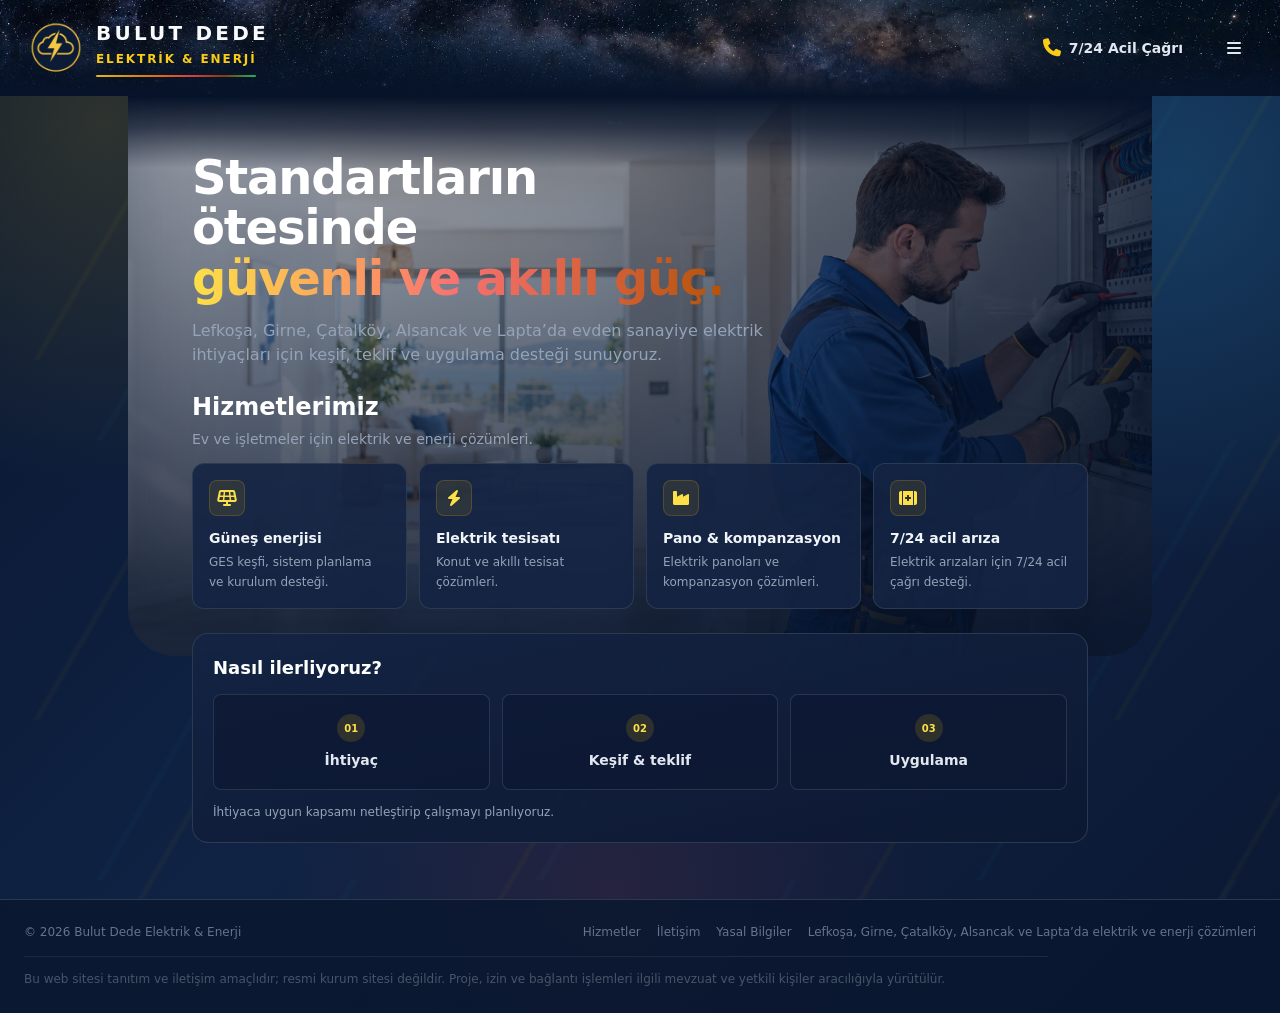
<file: index.html>
<!doctype html>
<html lang="tr">
<head>
  <meta charset="UTF-8">
  <meta name="viewport" content="width=device-width, initial-scale=1.0">
  <meta name="description" content="Bulut Dede Elektrik; Lefkoşa, Girne, Çatalköy, Alsancak ve Lapta’da güneş enerjisi, elektrik tesisatı, pano ve acil servis için keşif ve uygulama desteği sunar.">
  <meta name="theme-color" content="#020617">
  <meta name="referrer" content="strict-origin-when-cross-origin">
  <meta http-equiv="Permissions-Policy" content="camera=(), microphone=(), geolocation=(), payment=(), usb=()">
  <meta http-equiv="Content-Security-Policy" content="default-src 'self'; base-uri 'self'; object-src 'none'; frame-src https://www.facebook.com; frame-ancestors 'none'; form-action 'self'; img-src 'self' data:; connect-src 'self'; font-src 'self' https://cdnjs.cloudflare.com; style-src 'self' 'unsafe-inline' https://cdnjs.cloudflare.com; script-src 'self' 'unsafe-inline'; upgrade-insecure-requests">
  <link rel="icon" type="image/png" href="bulut-dede-logo.png">
  <title>Bulut Dede Elektrik | Enerji Çözümleri</title>
  <link rel="preconnect" href="https://cdnjs.cloudflare.com">
  <link rel="stylesheet" href="https://cdnjs.cloudflare.com/ajax/libs/font-awesome/6.4.0/css/all.min.css">
  <style>
    :root { color-scheme: dark; }
    :root { --wire-yellow: #facc15; --wire-amber: #f59e0b; --wire-orange: #f97316; --wire-red: #ef4444; --wire-brown: #92400e; --wire-green: #22c55e; }
    html { scroll-behavior: smooth; max-width: 100%; overflow-x: hidden; }
    body { position: relative; isolation: isolate; width: 100%; max-width: 100%; min-height: 100vh; overflow-x: hidden; background-color: #071329; background-image: radial-gradient(circle at 8% 12%, rgba(250, 204, 21, .15), transparent 25%), radial-gradient(circle at 92% 18%, rgba(56, 189, 248, .18), transparent 27%), radial-gradient(circle at 48% 88%, rgba(239, 68, 68, .1), transparent 30%), linear-gradient(135deg, #08152f 0%, #102344 48%, #0b1833 100%); }
    body::before { content: ""; position: fixed; inset: 0; z-index: -1; pointer-events: none; opacity: .22; background-image: linear-gradient(120deg, transparent 0 42%, rgba(250, 204, 21, .2) 43%, transparent 44% 100%), linear-gradient(300deg, transparent 0 48%, rgba(56, 189, 248, .16) 49%, transparent 50% 100%); background-size: 360px 360px, 440px 440px; animation: energyDrift 18s ease-in-out infinite alternate; }
    @keyframes energyDrift { from { transform: translate3d(-2%, -1%, 0) scale(1); } to { transform: translate3d(2%, 1%, 0) scale(1.04); } }
    .brand-mark { border: 0; background: transparent; box-shadow: none; }
    
    .brand-bolt { fill: #fff7b2; filter: drop-shadow(0 0 2px rgba(250, 204, 21, .9)); }
    .brand-accent { background: linear-gradient(90deg, var(--wire-yellow) 0%, var(--wire-amber) 20%, var(--wire-orange) 40%, var(--wire-red) 60%, var(--wire-brown) 80%, var(--wire-green) 100%); }

    /* Header theme follows real sunrise and sunset in Girne, Cyprus. */
    #site-header {
      transition: background-color 1800ms ease, border-color 1800ms ease;
    }
    #site-header[data-sky="night"] {
      background-color: transparent;
      border-color: rgba(51, 65, 85, .8);
    }
    #site-header[data-sky="day"] {
      background-color: transparent;
      border-color: rgba(148, 163, 184, .8);
    }
    #site-header[data-sky="day"],
    #site-header[data-sky="night"] {
      border-bottom: 0;
    }
    #site-header .brand-mark {
      border: 0;
      background: transparent;
      box-shadow: none;
    }
    #site-header #home-link strong,
    #site-header #home-link [data-i18n="brandTagline"] {
      transition: color 1800ms ease;
    }
    #site-header[data-sky="night"] #home-link strong { color: #f8fafc; }
    #site-header[data-sky="day"] #home-link strong { color: #172554; }
    #site-header[data-sky="night"] #home-link [data-i18n="brandTagline"] { color: #facc15; }
    #site-header[data-sky="day"] #home-link [data-i18n="brandTagline"] { color: #a16207; }
    #site-header #emergency-link,
    #site-header #site-menu-toggle {
      transition: background-color 1800ms ease, border-color 1800ms ease, color 1800ms ease;
    }
    #site-header[data-sky="night"] #emergency-link,
    #site-header[data-sky="night"] #site-menu-toggle {
      background-color: transparent;
      border-color: transparent;
      box-shadow: none;
      color: #e2e8f0;
    }
    #site-header[data-sky="day"] #emergency-link,
    #site-header[data-sky="day"] #site-menu-toggle {
      background-color: transparent;
      border-color: transparent;
      box-shadow: none;
      color: #1e293b;
    }
    #site-header[data-sky="night"] #emergency-link:hover,
    #site-header[data-sky="night"] #site-menu-toggle:hover {
      background-color: rgba(255, 255, 255, .1);
      border-color: transparent;
    }
    #site-header[data-sky="day"] #emergency-link:hover,
    #site-header[data-sky="day"] #site-menu-toggle:hover {
      background-color: rgba(255, 255, 255, .16);
      border-color: transparent;
      color: #1e293b;
    }
    #site-header #emergency-link .fa-phone,
    #site-header #emergency-link .text-slate-400 {
      transition: color 1800ms ease;
    }
    #site-header[data-sky="night"] #emergency-link .fa-phone { color: #facc15; }
    #site-header[data-sky="day"] #emergency-link .fa-phone { color: #a16207; }
    #site-header[data-sky="night"] #emergency-link .text-slate-400 { color: #94a3b8; }
    #site-header[data-sky="day"] #emergency-link .text-slate-400 { color: #475569; }
    /* Fade the scenic image to the same navy tone used at the top of the hero. */
    .header-sky-scene {
      position: absolute;
      top: 0;
      right: auto;
      bottom: 0;
      left: 0;
      z-index: 0;
      width: 100%;
      height: 100%;
      overflow: hidden;
      pointer-events: none;
      isolation: isolate;
      transform: none;
      background: linear-gradient(180deg, #60a5fa 0%, #93c5fd 48%, #dbeafe 78%, #0f2c50 100%);
    }
    .header-sky-scene::after {
      content: "";
      position: absolute;
      right: 0;
      bottom: 0;
      left: 0;
      z-index: 4;
      height: 56px;
      pointer-events: none;
      background: linear-gradient(180deg, rgba(7, 19, 41, 0) 0%, rgba(7, 19, 41, .58) 62%, #071329 100%);
    }
    #site-header[data-sky="night"] .header-sky-scene {
      background: linear-gradient(180deg, #0c1832 0%, #0b1933 55%, #0f2c50 100%);
    }
    #site-header .header-sky-photo {
      position: absolute;
      z-index: 1;
      top: 0;
      left: 0;
      width: 116%;
      max-width: none;
      height: 100%;
      object-fit: cover;
      object-position: center 38%;
      opacity: .88;
      filter: brightness(1.06) saturate(1.02) contrast(1.04);
      transition: opacity 1800ms ease, filter 1800ms ease;
    }
    #site-header {
      --header-rain-fill: rgba(22, 62, 96, .42);
      --header-rain-glint: rgba(255, 255, 255, .82);
      --header-rain-shadow: rgba(15, 23, 42, .48);
    }
    #site-header[data-sky="night"] {
      --header-rain-fill: rgba(191, 219, 254, .5);
      --header-rain-glint: rgba(248, 250, 252, .9);
      --header-rain-shadow: rgba(2, 6, 23, .62);
    }
    #site-header .header-sky-rain {
      position: absolute;
      z-index: 3;
      inset: 0;
      overflow: hidden;
      pointer-events: none;
      opacity: 0;
      visibility: hidden;
      transition: opacity 900ms ease, visibility 0s linear 900ms;
    }
    #site-header[data-rain="true"] .header-sky-rain {
      opacity: .82;
      visibility: visible;
      transition-delay: 0s;
    }
    #site-header .header-sky-rain .rain-drop {
      position: absolute;
      top: var(--drop-top);
      left: var(--drop-left);
      display: block;
      width: var(--drop-width);
      height: var(--drop-height);
      opacity: 0;
      clip-path: polygon(50% 0, 82% 38%, 100% 64%, 96% 80%, 82% 93%, 62% 100%, 38% 100%, 18% 93%, 4% 80%, 0 64%, 18% 38%);
      background: linear-gradient(110deg, var(--header-rain-glint) 0%, rgba(255, 255, 255, .38) 24%, var(--header-rain-fill) 70%, rgba(255, 255, 255, .66) 100%);
      filter: drop-shadow(0 1px 1px var(--header-rain-shadow));
      animation: headerSkyDropFall var(--drop-duration) linear var(--drop-delay) infinite;
    }
    #site-header .header-sky-rain .rain-drop::after {
      content: "";
      position: absolute;
      top: 18%;
      left: 22%;
      width: 22%;
      height: 32%;
      border-radius: 50%;
      background: rgba(255, 255, 255, .84);
    }
    @keyframes headerSkyDropFall {
      0% { opacity: 0; transform: translate3d(0, -18px, 0) rotate(var(--drop-angle)); }
      12% { opacity: var(--drop-opacity); }
      84% { opacity: var(--drop-opacity); }
      100% { opacity: 0; transform: translate3d(var(--drop-drift), 150px, 0) rotate(var(--drop-angle)); }
    }
    #site-header .header-sky-daylight {
      position: absolute;
      z-index: 3;
      inset: 0;
      background: linear-gradient(180deg, rgba(59, 130, 246, .38) 0%, rgba(96, 165, 250, .2) 48%, rgba(191, 219, 254, .05) 78%, transparent 100%);
      opacity: 1;
      transition: opacity 1800ms ease;
    }
    #site-header .header-sky-night-photo {
      position: absolute;
      z-index: 2;
      inset: 0;
      width: 100%;
      height: 100%;
      object-fit: cover;
      object-position: center 45%;
      opacity: 0;
      transition: opacity 1800ms ease;
    }
    #site-header[data-sky="night"] .header-sky-photo {
      opacity: 0;
      filter: brightness(.3) saturate(.78) hue-rotate(165deg);
    }
    #site-header[data-sky="night"] .header-sky-night-photo { opacity: 1; }
    @media (prefers-reduced-motion: reduce) {
      #site-header .header-sky-rain .rain-drop {
        animation: none !important;
        opacity: var(--drop-opacity) !important;
        transform: none !important;
      }
    }
    #site-header[data-sky="night"] .header-sky-daylight { opacity: 0; }
    .language-flag { display: inline-flex; width: 20px; height: 14px; flex: 0 0 auto; overflow: hidden; border-radius: 2px; box-shadow: 0 0 0 1px rgba(255,255,255,.18); }
    .language-flag svg { display: block; width: 100%; height: 100%; }
    .language-option[aria-pressed="true"] { background: #facc15; color: #0f172a; box-shadow: 0 0 14px rgba(250, 204, 21, .2); }
    .hero-main { position: relative; isolation: isolate; overflow: clip; }
    .hero-main > * { position: relative; z-index: 1; }
    .hero-main::before { content: ""; position: absolute; inset: 0 0 auto; z-index: 0; height: 560px; pointer-events: none; border-radius: 0 0 3rem 3rem; background-image: linear-gradient(180deg, #071329 0%, rgba(7, 19, 41, .68) 32px, rgba(7, 19, 41, 0) 72px), linear-gradient(90deg, rgba(7, 19, 41, .12) 0%, rgba(7, 19, 41, .28) 45%, rgba(7, 19, 41, .72) 100%), linear-gradient(180deg, rgba(7, 19, 41, .14) 0%, rgba(7, 19, 41, .82) 94%), url("technician-electrical-hero.png"); background-position: center, center, center, 70% 16%; background-size: cover, cover, cover, cover; background-repeat: no-repeat; box-shadow: inset 0 -80px 80px rgba(7, 19, 41, .34); }
    @media (max-width: 640px) {
      .hero-main::before { height: 530px; background-position: center, center, center, 100% 12%; background-image: linear-gradient(180deg, #071329 0%, rgba(7, 19, 41, .68) 32px, rgba(7, 19, 41, 0) 72px), linear-gradient(90deg, rgba(7, 19, 41, .48) 0%, rgba(7, 19, 41, .42) 52%, rgba(7, 19, 41, .64) 100%), linear-gradient(180deg, rgba(7, 19, 41, .16) 0%, rgba(7, 19, 41, .84) 94%), url("technician-electrical-hero.png"); background-size: cover, cover, cover, cover; }
    }
    #discovery-request-modal[hidden] { display: none !important; }
    #outage-modal[hidden] { display: none !important; }
    #outage-modal { position: fixed; inset: 0; z-index: 100; display: flex; align-items: flex-start; justify-content: center; overflow-y: auto; overscroll-behavior: contain; padding: 1rem; background: rgba(2, 6, 23, .84); backdrop-filter: blur(5px); }
    .outage-dialog { position: relative; width: min(100%, 570px); max-height: calc(100dvh - 2rem); overflow-y: auto; border: 1px solid #475569; border-radius: 1rem; background: #101f3b; box-shadow: 0 24px 70px rgba(2, 6, 23, .7); padding: 1.25rem; color: #e2e8f0; }
    .outage-dialog h2 { margin: 0; padding-right: 2.5rem; color: #fff; font-size: 1.25rem; font-weight: 800; }
    .outage-dialog p { line-height: 1.5; }
    .outage-menu-button { display: flex; align-items: center; gap: .75rem; width: 100%; min-height: 44px; margin-bottom: .75rem; padding: .75rem; border: 1px solid #475569; border-radius: .75rem; background: #152544; color: #f8fafc; font-size: .875rem; font-weight: 700; text-align: left; cursor: pointer; }
    .outage-menu-button:hover, .outage-menu-button:focus-visible { border-color: #facc15; outline-color: #facc15; }
    .outage-close { position: absolute; top: 1rem; right: 1rem; width: 36px; height: 36px; border: 1px solid #64748b; border-radius: .5rem; background: #152544; color: #f8fafc; cursor: pointer; }
    .outage-close:focus-visible, .outage-footer a:focus-visible { outline: 2px solid #facc15; outline-offset: 2px; }
    .outage-intro { margin: .45rem 0 0; color: #cbd5e1; font-size: .875rem; }
    .outage-feed-wrap { display: flex; justify-content: center; width: 100%; margin-top: 1rem; min-height: 620px; border-radius: .75rem; background: #fff; overflow: hidden; }
    .outage-feed { display: block; width: 100%; min-height: 620px; border: 0; background: #fff; }
    .outage-footer { margin-top: 1rem; color: #cbd5e1; font-size: .8rem; }
    .outage-footer a { color: #fde68a; text-decoration: underline; text-underline-offset: 2px; }
    @media (max-width: 700px) {
      #outage-modal { padding: .5rem; }
      .outage-dialog { max-height: calc(100dvh - 1rem); padding: 1rem; }
    }
    .service-panel { scroll-margin-top: 92px; }
    .service-panel.is-opening { animation: servicePanelOpen .32s ease both; }
    .service-calculator { scroll-margin-top: 92px; }
    .service-calculator.is-opening { animation: servicePanelOpen .32s ease both; }
    @keyframes servicePanelOpen { from { opacity: .15; transform: translateY(-10px); } to { opacity: 1; transform: translateY(0); } }
    .tab-btn { min-height: 58px; }
    .tab-btn[aria-selected="true"] { background: #eab308; color: #020617; box-shadow: 0 8px 22px rgba(234, 179, 8, .2); }
    .tab-btn[aria-selected="false"] { color: #c0cee2; }
    .tab-btn[aria-selected="false"]:hover { color: #fff; background: rgba(65, 95, 145, .45); }
    .service-panel { box-shadow: 0 20px 60px rgba(14, 165, 233, .09); }
    .range-track { accent-color: #facc15; }
    #tab-content-card, #tab-content-card > *, #service-tabs, #service-tabs .tab-btn { min-width: 0; max-width: 100%; }
    #tab-content-card h2, #tab-content-card p, #tab-content-card li, #service-tabs .tab-btn span { overflow-wrap: anywhere; }
    @media (max-width: 640px) {
      #site-header .header-sky-scene { left: 0; width: 100%; transform: none; }
      #site-header .header-sky-photo { object-position: center 38%; }
      header .mx-auto { gap: .25rem; padding-left: .5rem; padding-right: .5rem; }
      header #home-link { flex: 0 1 auto; min-width: 0; gap: .375rem; }
      header #home-link .brand-mark { width: 3.5rem; height: 3.5rem; border-radius: .75rem; }
      header #home-link .brand-mark img { width: 3rem; height: 3rem; }
      header #home-link > span:last-child { min-width: 0; }
      header #home-link strong { font-size: .85rem; letter-spacing: .08em; white-space: nowrap; }
      header #home-link .brand-accent { width: 5.5rem; }
      header .header-actions { gap: .25rem; }
      
      
      header .header-actions > a { padding: .625rem .75rem; }
      #service-tabs .tab-btn { overflow: hidden; }
    }
    @media (prefers-reduced-motion: reduce) {
      *, *::before, *::after { animation-duration: .01ms !important; animation-iteration-count: 1 !important; scroll-behavior: auto !important; transition-duration: .01ms !important; }
    }
  </style>
  <link rel="stylesheet" href="tailwind.css">
</head>
<body class="min-h-screen font-sans text-slate-100 selection:bg-yellow-400 selection:text-slate-950">
  <header id="site-header" data-sky="night" data-rain="false" class="sticky top-0 z-50 border-b border-slate-700/80 bg-[#0c1832]/90 backdrop-blur-xl">
  <div class="header-sky-scene" aria-hidden="true">
    <img class="header-sky-photo" src="selvili-coast-wide.webp" alt="" aria-hidden="true" fetchpriority="high">
    <img class="header-sky-night-photo" src="night-sky.webp" alt="" aria-hidden="true" decoding="async">
    <div class="header-sky-daylight"></div>
    <div class="header-sky-rain" aria-hidden="true"></div>
  </div>

    <div class="mx-auto relative z-10 flex max-w-7xl flex-nowrap items-center gap-4 px-4 py-4 sm:px-6">
      <a id="home-link" href="#top" class="flex min-w-0 shrink-0 items-center gap-2" aria-label="Bulut Dede Elektrik ana sayfa">
        <span class="brand-mark relative flex h-16 w-16 items-center justify-center rounded-xl" aria-hidden="true">
          <img src="bulut-dede-logo.png" class="h-14 w-14 object-contain" alt="" aria-hidden="true">
        </span>
        <span class="brand-copy">
          <strong class="block text-lg font-extrabold leading-none tracking-[.16em] text-white sm:text-xl">BULUT DEDE</strong>
          <span class="mt-1 block text-[10px] font-bold uppercase tracking-[.16em] text-yellow-400 sm:text-xs" data-i18n="brandTagline">Elektrik &amp; Enerji</span>
          <span class="brand-accent mt-2 block h-0.5 w-40 rounded-full opacity-90"></span>
        </span>
      </a>
      <div class="header-actions relative ml-auto flex shrink-0 items-center justify-end gap-2 sm:gap-3">
        <div class="header-contact relative shrink-0">
          <button id="emergency-link" type="button" onclick="toggleHeaderContactMenu()" aria-label="7/24 Acil Çağrı: İletişim yöntemi" aria-controls="header-contact-options" aria-expanded="false" class="flex h-11 w-11 items-center justify-center gap-2 rounded-lg border border-slate-600/80 bg-[#152544] px-2.5 py-2 text-xs font-semibold text-slate-200 transition hover:border-slate-400 hover:bg-[#1d3154] sm:w-auto sm:px-4 sm:text-sm">
            <i class="fa-solid fa-phone text-base text-yellow-400 sm:text-lg" aria-hidden="true"></i>
            <span class="hidden sm:inline" data-i18n="emergencyCall">7/24 Acil Çağrı</span>
          </button>
          <div id="header-contact-options" hidden role="group" aria-labelledby="header-contact-title" class="absolute right-0 top-full z-[80] mt-2 w-72 max-w-[calc(100vw-1rem)] rounded-2xl border border-slate-600/90 bg-[#101f3b] p-3 shadow-2xl shadow-slate-950/70">
            <h2 id="header-contact-title" class="mb-2 px-1 text-sm font-bold text-slate-200" data-i18n="contactChoice">İletişim yöntemi</h2>
            <a id="header-whatsapp" href="https://wa.me/905338712332?text=Merhaba%20Bulut%20Dede%20Elektrik%2C%20servis%20talep%20ediyorum." target="_blank" rel="noopener noreferrer" onclick="closeHeaderContactMenu()" class="flex min-h-11 w-full items-center gap-3 rounded-xl bg-emerald-500 px-3 py-3 text-left text-sm font-bold text-slate-950 transition hover:bg-emerald-400 focus-visible:outline focus-visible:outline-2 focus-visible:outline-yellow-400">
              <i class="fa-brands fa-whatsapp text-lg" aria-hidden="true"></i>
              <span data-i18n="whatsappLine">WhatsApp ile yazış</span>
              <i class="fa-solid fa-arrow-up-right-from-square ml-auto text-xs" aria-hidden="true"></i>
            </a>
            <a id="header-phone-call" href="tel:+905338712332" onclick="closeHeaderContactMenu()" class="mt-2 flex min-h-11 w-full items-center gap-3 rounded-xl border border-slate-600/80 bg-[#152544] px-3 py-2.5 text-left text-sm font-bold text-slate-100 transition hover:border-yellow-400 hover:bg-[#1d3154] focus-visible:outline focus-visible:outline-2 focus-visible:outline-yellow-400">
              <i class="fa-solid fa-phone text-base text-yellow-400" aria-hidden="true"></i>
              <span class="min-w-0 flex-1">
                <span class="block" data-i18n="phoneCall">Telefonla ara</span>
                <span class="mt-0.5 block text-xs font-medium text-slate-400">+90 533 871 23 32</span>
              </span>
            </a>
          </div>
        </div>
        <button id="site-menu-toggle" type="button" onclick="toggleSiteMenu()" aria-label="Menüyü aç" aria-controls="site-menu" aria-expanded="false" class="inline-flex h-11 w-11 shrink-0 items-center justify-center rounded-lg border border-slate-600/80 bg-[#152544] text-slate-100 transition hover:border-yellow-400 hover:text-yellow-300 focus-visible:outline focus-visible:outline-2 focus-visible:outline-yellow-400">
          <i id="site-menu-icon" class="fa-solid fa-bars text-base" aria-hidden="true"></i>
        </button>
        <div id="site-menu" hidden role="region" aria-labelledby="site-menu-service-label" class="absolute right-0 top-full z-[70] mt-2 max-h-[calc(100dvh-6rem)] w-80 max-w-[calc(100vw-1rem)] overflow-y-auto overscroll-contain rounded-2xl border border-slate-600/90 bg-[#101f3b] p-3 shadow-2xl shadow-slate-950/70">
  <button id="discovery-request-open" type="button" onclick="openDiscoveryRequest()" aria-haspopup="dialog" aria-controls="discovery-request-modal" class="mb-3 flex min-h-11 w-full items-center gap-3 rounded-xl border border-yellow-500/30 bg-yellow-500/10 px-3 py-3 text-left text-sm font-bold text-yellow-200 transition hover:bg-yellow-500/20 focus-visible:outline focus-visible:outline-2 focus-visible:outline-yellow-400"><i class="fa-solid fa-clipboard-list text-base" aria-hidden="true"></i><span data-i18n="requestTitle">Kısa keşif talebi</span><i class="fa-solid fa-chevron-right ml-auto text-xs" aria-hidden="true"></i></button>
          <button id="outage-open" type="button" onclick="openOutages()" aria-haspopup="dialog" aria-controls="outage-modal" class="outage-menu-button"><i class="fa-solid fa-bolt text-yellow-400" aria-hidden="true"></i><span data-i18n="outageMenu">KIB-TEK kesintileri</span><i class="fa-solid fa-chevron-right ml-auto text-xs" aria-hidden="true"></i></button>
          <section aria-labelledby="site-menu-service-label">
            <h2 id="site-menu-service-label" class="px-1 text-sm font-bold text-slate-200" data-i18n="servicePrompt">Hizmet alanını seçin</h2>
          <div id="service-tabs" class="mt-2 grid grid-cols-1 gap-1 rounded-xl border border-slate-700/80 bg-[#142443]/70 p-1" role="tablist" aria-label="Hizmet kategorileri">
            <button type="button" onclick="chooseService('solar')" id="tab-solar" class="tab-btn flex w-full items-center gap-2 rounded-xl px-3 py-3 text-left text-sm font-bold transition sm:gap-3 sm:px-4" role="tab" aria-controls="tab-content-card" aria-selected="true" aria-expanded="true"><i class="fa-solid fa-solar-panel text-base" aria-hidden="true"></i><span data-i18n="serviceSolar">Güneş Enerjisi (GES)</span></button>
            <button type="button" onclick="chooseService('tesisat')" id="tab-tesisat" class="tab-btn flex w-full items-center gap-2 rounded-xl px-3 py-3 text-left text-sm font-bold transition sm:gap-3 sm:px-4" role="tab" aria-controls="tab-content-card" aria-selected="false" aria-expanded="false"><i class="fa-solid fa-bolt text-base" aria-hidden="true"></i><span data-i18n="serviceInstall">Konut &amp; Akıllı Tesisat</span></button>
            <button type="button" onclick="chooseService('pano')" id="tab-pano" class="tab-btn flex w-full items-center gap-2 rounded-xl px-3 py-3 text-left text-sm font-bold transition sm:gap-3 sm:px-4" role="tab" aria-controls="tab-content-card" aria-selected="false" aria-expanded="false"><i class="fa-solid fa-industry text-base" aria-hidden="true"></i><span data-i18n="servicePanel">Pano &amp; Kompanzasyon</span></button>
            <button type="button" onclick="chooseService('ariza')" id="tab-ariza" class="tab-btn flex w-full items-center gap-2 rounded-xl px-3 py-3 text-left text-sm font-bold transition sm:gap-3 sm:px-4" role="tab" aria-controls="tab-content-card" aria-selected="false" aria-expanded="false"><i class="fa-solid fa-kit-medical text-base" aria-hidden="true"></i><span data-i18n="serviceEmergency">7/24 Acil Arıza</span></button>
          </div>
            <a href="https://www.instagram.com/bulutdedeelektrik/" target="_blank" rel="noopener noreferrer" class="mt-2 flex w-full items-center gap-3 rounded-xl px-3 py-3 text-left text-sm font-bold text-slate-200 transition hover:bg-[#1d3154] hover:text-white focus-visible:outline focus-visible:outline-2 focus-visible:outline-yellow-400">
              <i class="fa-brands fa-instagram text-lg text-pink-400" aria-hidden="true"></i>
              <span data-i18n="instagramAccount">Instagram hesabımız</span>
              <i class="fa-solid fa-arrow-up-right-from-square ml-auto text-xs text-slate-400" aria-hidden="true"></i>
            </a>
          </section>
          <div class="mt-3 border-t border-slate-700/80 pt-3">
            <div id="language-switcher" class="w-full">
              <button id="language-toggle" type="button" onclick="toggleLanguageOptions()" aria-label="Dil seçimi" aria-controls="language-options" aria-expanded="false" class="flex min-h-11 w-full items-center justify-between gap-2 rounded-lg border border-slate-600/80 bg-[#152544] px-3 py-2 text-sm font-bold text-slate-100 transition hover:border-yellow-400 focus-visible:outline focus-visible:outline-2 focus-visible:outline-yellow-400">
                <span class="inline-flex items-center gap-2"><i class="fa-solid fa-language text-yellow-400" aria-hidden="true"></i><span data-i18n="languageLabel">Dil seçimi</span></span>
                <span class="inline-flex items-center gap-2"><span id="selected-language-flag" class="language-flag" aria-hidden="true"></span><span id="selected-language-code">TR</span><i class="fa-solid fa-chevron-down text-[9px]" aria-hidden="true"></i></span>
              </button>
              <div id="language-options" hidden class="mt-2 space-y-1" role="group" aria-label="Dil seçenekleri">
                <button type="button" data-language="tr" data-flag="tr" aria-pressed="true" aria-label="Türkçe" onclick="selectLanguage('tr')" class="language-option flex min-h-10 w-full items-center justify-between rounded-lg border border-slate-700/80 bg-[#142443]/70 px-3 py-2 text-sm font-semibold text-slate-200 transition hover:border-yellow-400 focus-visible:outline focus-visible:outline-2 focus-visible:outline-yellow-400"><span class="inline-flex items-center gap-2"><span class="language-flag" aria-hidden="true"></span><span>Türkçe</span></span><i class="fa-solid fa-check text-xs" aria-hidden="true"></i></button>
                <button type="button" data-language="en" data-flag="en" aria-pressed="false" aria-label="English" onclick="selectLanguage('en')" class="language-option flex min-h-10 w-full items-center justify-between rounded-lg border border-slate-700/80 bg-[#142443]/70 px-3 py-2 text-sm font-semibold text-slate-200 transition hover:border-yellow-400 focus-visible:outline focus-visible:outline-2 focus-visible:outline-yellow-400"><span class="inline-flex items-center gap-2"><span class="language-flag" aria-hidden="true"></span><span>English</span></span><i class="fa-solid fa-check text-xs" aria-hidden="true"></i></button>
                <button type="button" data-language="ru" data-flag="ru" aria-pressed="false" aria-label="Русский" onclick="selectLanguage('ru')" class="language-option flex min-h-10 w-full items-center justify-between rounded-lg border border-slate-700/80 bg-[#142443]/70 px-3 py-2 text-sm font-semibold text-slate-200 transition hover:border-yellow-400 focus-visible:outline focus-visible:outline-2 focus-visible:outline-yellow-400"><span class="inline-flex items-center gap-2"><span class="language-flag" aria-hidden="true"></span><span>Русский</span></span><i class="fa-solid fa-check text-xs" aria-hidden="true"></i></button>
              </div>
            </div>
          </div>
        </div>
      </div>
    </div>
  </header>

  <div id="discovery-request-modal" hidden role="dialog" aria-modal="true" aria-labelledby="request-title" aria-describedby="request-description" aria-hidden="true" onclick="closeDiscoveryRequestFromBackdrop(event)" class="fixed inset-0 z-[100] flex items-start justify-center overflow-y-auto overscroll-contain bg-slate-950/80 px-3 py-4 backdrop-blur-sm">
    <div class="relative mx-auto my-2 w-full max-w-xl sm:my-8">
      <article id="discovery-request-card" class="service-panel relative w-full space-y-4 rounded-2xl border border-slate-700/80 bg-[#142443]/95 p-5 shadow-xl" aria-labelledby="request-title">
          <button id="discovery-request-close" type="button" onclick="closeDiscoveryRequest()" aria-label="Kapat" class="absolute right-4 top-4 z-10 inline-flex h-9 w-9 items-center justify-center rounded-lg border border-slate-600/80 bg-[#152544] text-slate-300 transition hover:border-yellow-400 hover:text-yellow-300 focus-visible:outline focus-visible:outline-2 focus-visible:outline-yellow-400"><i class="fa-solid fa-xmark" aria-hidden="true"></i></button>
          <div class="pr-12">
            <h2 id="request-title" class="text-lg font-bold text-white" data-i18n="requestTitle">Kısa keşif talebi</h2>
            <p id="request-description" class="mt-1 text-sm leading-6 text-slate-400" data-i18n="requestDescription">Bölgenizi ve hizmet ihtiyacınızı seçin; talebinizi WhatsApp üzerinden iletin.</p>
          </div>
          <form id="discovery-request-form" class="space-y-4" onsubmit="submitDiscoveryRequest(event)">
            <label for="request-phone" class="block space-y-2">
              <span class="block text-sm font-semibold text-slate-200" data-i18n="requestPhoneLabel">1. Telefon numaranız</span>
              <input id="request-phone" type="tel" inputmode="tel" autocomplete="tel" placeholder="+90 5XX XXX XX XX" data-i18n-placeholder="requestPhonePlaceholder" required class="min-h-11 w-full rounded-lg border border-slate-600/80 bg-[#0d1932] px-3 py-2.5 text-sm text-slate-100 placeholder:text-slate-500 focus:border-yellow-400 focus:outline-none focus:ring-2 focus:ring-yellow-400/30">
            </label>
            <div class="grid grid-cols-1 gap-3 sm:grid-cols-2">
              <label for="request-region" class="block space-y-2">
                <span class="block text-sm font-semibold text-slate-200" data-i18n="requestRegionLabel">2. Bölgeni seç</span>
                <select id="request-region" required class="min-h-11 w-full rounded-lg border border-slate-600/80 bg-[#0d1932] px-3 py-2.5 text-sm text-slate-100 focus:border-yellow-400 focus:outline-none focus:ring-2 focus:ring-yellow-400/30">
                  <option value="" selected disabled data-i18n="requestRegionPlaceholder">Bölge seç</option>
                  <option value="lefkosa" data-i18n="regionNicosia">Lefkoşa</option>
                  <option value="girne" data-i18n="regionKyrenia">Girne</option>
                  <option value="catalkoy" data-i18n="regionCatalkoy">Çatalköy</option>
                  <option value="alsancak" data-i18n="regionAlsancak">Alsancak</option>
                  <option value="lapta" data-i18n="regionLapta">Lapta</option>
                </select>
              </label>
              <label for="request-service" class="block space-y-2">
                <span class="block text-sm font-semibold text-slate-200" data-i18n="requestServiceLabel">3. Hizmeti seç</span>
                <select id="request-service" required class="min-h-11 w-full rounded-lg border border-slate-600/80 bg-[#0d1932] px-3 py-2.5 text-sm text-slate-100 focus:border-yellow-400 focus:outline-none focus:ring-2 focus:ring-yellow-400/30">
                  <option value="" selected disabled data-i18n="requestServicePlaceholder">Hizmet seç</option>
                  <option value="solar" data-i18n="serviceSolar">Güneş Enerjisi (GES)</option>
                  <option value="tesisat" data-i18n="serviceInstall">Konut &amp; Akıllı Tesisat</option>
                  <option value="pano" data-i18n="servicePanel">Pano &amp; Kompanzasyon</option>
                  <option value="ariza" data-i18n="serviceEmergency">7/24 Acil Arıza</option>
                  <option value="other" data-i18n="serviceOther">Diğer</option>
                </select>
              </label>
            </div>
            <button id="discovery-request-submit" type="submit" class="inline-flex min-h-11 w-fit items-center justify-center gap-2 rounded-lg bg-yellow-500 px-4 py-2.5 text-sm font-bold text-slate-950 transition hover:bg-yellow-400 focus-visible:outline focus-visible:outline-2 focus-visible:outline-offset-2 focus-visible:outline-yellow-400"><i class="fa-solid fa-paper-plane" aria-hidden="true"></i><span data-i18n="requestSubmit">Talep gönder</span></button>
            <p class="text-xs leading-5 text-slate-500" data-i18n="requestNotice">WhatsApp mesajı hazırlanır; siz göndermeden bize iletilmez.</p>
          </form>
        </article>
    </div>
  </div>

  <div id="outage-modal" hidden role="dialog" aria-modal="true" aria-labelledby="outage-title" aria-describedby="outage-intro" aria-hidden="true" onclick="closeOutagesFromBackdrop(event)">
    <section class="outage-dialog">
      <button id="outage-close" class="outage-close" type="button" onclick="closeOutages()" aria-label="Kapat"><i class="fa-solid fa-xmark" aria-hidden="true"></i></button>
      <h2 id="outage-title" data-i18n="outageTitle">KIB-TEK resmî duyuruları</h2>
      <p id="outage-intro" class="outage-intro" data-i18n="outageIntro">Facebook sayfasındaki en yeni paylaşımlar doğrudan KIB-TEK kaynağından gösterilir.</p>
      <div class="outage-feed-wrap"><iframe id="outage-feed" class="outage-feed" title="KIB-TEK Facebook duyuruları" loading="lazy" referrerpolicy="strict-origin-when-cross-origin" allow="encrypted-media; picture-in-picture"></iframe></div>
      <p class="outage-footer"><span data-i18n="outageFallback">Akış cihazınızda açılmazsa </span><a href="https://www.facebook.com/elektrikkurumu/" target="_blank" rel="noopener noreferrer" data-i18n="outageOfficial">KIB-TEK Facebook sayfasını açın</a>.</p>
    </section>
  </div>


  <main id="top" class="hero-main mx-auto grid w-full max-w-5xl grid-cols-1 items-center gap-10 px-4 py-8 sm:px-6 lg:gap-12 lg:py-14">
    <section id="services" class="mx-auto w-full max-w-4xl space-y-6" aria-labelledby="hero-title">
      <div>
        
        <h1 id="hero-title" class="max-w-xl text-3xl font-black tracking-tight text-white sm:text-5xl sm:leading-[1.05]"><span data-i18n="heroTitleLead">Standartların ötesinde</span><br><span class="bg-gradient-to-r from-yellow-300 via-red-400 to-amber-700 bg-clip-text text-transparent" data-i18n="heroTitleAccent">güvenli ve akıllı güç.</span></h1>
        <p class="mt-4 max-w-xl text-sm leading-7 text-slate-400 sm:text-base" data-i18n="heroDescription">Lefkoşa, Girne, Çatalköy, Alsancak ve Lapta’da elektrik ihtiyaçları için keşif, teklif ve uygulama desteği sunuyoruz.</p>
      </div>

      

      <section id="home-services" class="space-y-3" aria-labelledby="home-services-heading">
        <div>
          <h2 id="home-services-heading" class="text-xl font-bold text-white sm:text-2xl" data-i18n="homeServicesHeading">Hizmetlerimiz</h2>
          <p class="mt-1 text-sm leading-6 text-slate-400" data-i18n="homeServicesIntro">Ev ve işletmeler için elektrik ve enerji çözümleri.</p>
        </div>
        <div class="grid grid-cols-2 gap-3 lg:grid-cols-4">
          <article class="min-w-0 rounded-xl border border-slate-700/80 bg-[#142443]/90 p-3.5 sm:p-4">
            <span class="flex h-9 w-9 items-center justify-center rounded-lg border border-yellow-500/20 bg-yellow-500/10 text-yellow-300" aria-hidden="true"><i class="fa-solid fa-solar-panel"></i></span>
            <h3 class="mt-3 text-sm font-bold leading-5 text-slate-100" data-i18n="homeSolarTitle">Güneş enerjisi</h3>
            <p class="mt-1 text-xs leading-5 text-slate-400" data-i18n="homeSolarText">GES keşfi, sistem planlama ve kurulum desteği.</p>
          </article>
          <article class="min-w-0 rounded-xl border border-slate-700/80 bg-[#142443]/90 p-3.5 sm:p-4">
            <span class="flex h-9 w-9 items-center justify-center rounded-lg border border-yellow-500/20 bg-yellow-500/10 text-yellow-300" aria-hidden="true"><i class="fa-solid fa-bolt"></i></span>
            <h3 class="mt-3 text-sm font-bold leading-5 text-slate-100" data-i18n="homeInstallTitle">Elektrik tesisatı</h3>
            <p class="mt-1 text-xs leading-5 text-slate-400" data-i18n="homeInstallText">Konut ve akıllı tesisat çözümleri.</p>
          </article>
          <article class="min-w-0 rounded-xl border border-slate-700/80 bg-[#142443]/90 p-3.5 sm:p-4">
            <span class="flex h-9 w-9 items-center justify-center rounded-lg border border-yellow-500/20 bg-yellow-500/10 text-yellow-300" aria-hidden="true"><i class="fa-solid fa-industry"></i></span>
            <h3 class="mt-3 text-sm font-bold leading-5 text-slate-100" data-i18n="homePanelTitle">Pano &amp; kompanzasyon</h3>
            <p class="mt-1 text-xs leading-5 text-slate-400" data-i18n="homePanelText">Elektrik panoları ve kompanzasyon çözümleri.</p>
          </article>
          <article class="min-w-0 rounded-xl border border-slate-700/80 bg-[#142443]/90 p-3.5 sm:p-4">
            <span class="flex h-9 w-9 items-center justify-center rounded-lg border border-yellow-500/20 bg-yellow-500/10 text-yellow-300" aria-hidden="true"><i class="fa-solid fa-kit-medical"></i></span>
            <h3 class="mt-3 text-sm font-bold leading-5 text-slate-100" data-i18n="homeEmergencyTitle">7/24 acil arıza</h3>
            <p class="mt-1 text-xs leading-5 text-slate-400" data-i18n="homeEmergencyText">Elektrik arızaları için 7/24 acil çağrı desteği.</p>
          </article>
        </div>
      </section>

      <section id="home-process" class="rounded-2xl border border-slate-700/80 bg-gradient-to-br from-[#142443]/95 to-[#0d1932]/95 p-4 sm:p-5" aria-labelledby="home-process-heading">
        <h2 id="home-process-heading" class="text-base font-bold text-white sm:text-lg" data-i18n="homeProcessHeading">Nasıl ilerliyoruz?</h2>
        <ol class="mt-3 grid grid-cols-3 gap-2 sm:gap-3">
          <li class="flex min-h-24 min-w-0 flex-col items-center justify-center gap-2 rounded-lg border border-slate-700/70 bg-[#0d1932]/70 p-2.5 text-center">
            <span class="flex h-7 w-7 shrink-0 items-center justify-center rounded-full bg-yellow-500/15 text-[10px] font-extrabold text-yellow-300">01</span>
            <span class="min-w-0 text-[11px] font-semibold leading-4 text-slate-200 sm:text-sm" data-i18n="homeStepOne">İhtiyacı belirleme</span>
          </li>
          <li class="flex min-h-24 min-w-0 flex-col items-center justify-center gap-2 rounded-lg border border-slate-700/70 bg-[#0d1932]/70 p-2.5 text-center">
            <span class="flex h-7 w-7 shrink-0 items-center justify-center rounded-full bg-yellow-500/15 text-[10px] font-extrabold text-yellow-300">02</span>
            <span class="min-w-0 text-[11px] font-semibold leading-4 text-slate-200 sm:text-sm" data-i18n="homeStepTwo">Keşif ve teklif</span>
          </li>
          <li class="flex min-h-24 min-w-0 flex-col items-center justify-center gap-2 rounded-lg border border-slate-700/70 bg-[#0d1932]/70 p-2.5 text-center">
            <span class="flex h-7 w-7 shrink-0 items-center justify-center rounded-full bg-yellow-500/15 text-[10px] font-extrabold text-yellow-300">03</span>
            <span class="min-w-0 text-[11px] font-semibold leading-4 text-slate-200 sm:text-sm" data-i18n="homeStepThree">Uygulama</span>
          </li>
        </ol>
        <p class="mt-3 text-xs leading-5 text-slate-400" data-i18n="homeProcessText">İhtiyaca uygun kapsamı netleştirip çalışmayı planlıyoruz.</p>
      </section>

      <article id="tab-content-card" hidden class="service-panel min-h-[220px] space-y-4 rounded-2xl border border-slate-700/80 bg-[#142443]/95 p-5 shadow-xl" role="tabpanel" aria-live="polite" aria-hidden="true" tabindex="-1"></article>

      <section id="calculator-shell" hidden class="service-calculator rounded-2xl border border-slate-700/80 bg-gradient-to-br from-[#182a4a] to-[#0d1932]/90 p-5" aria-labelledby="simulator-title">
        <div class="mb-3 flex items-center justify-between gap-4">
          <label id="simulator-title" for="bill-slider" class="text-xs font-bold uppercase tracking-wider text-slate-400" data-i18n="billLabel">Aylık ortalama elektrik faturanız</label>
          <output id="bill-display" for="bill-slider" class="shrink-0 text-sm font-black text-yellow-400">6.000 TL</output>
        </div>
        <input id="bill-slider" type="range" min="2000" max="35000" step="500" value="6000" oninput="calculateSavings(this.value)" class="range-track h-2 w-full cursor-pointer appearance-none rounded-lg bg-slate-800">
        <div class="mt-4 grid grid-cols-2 gap-3 border-t border-slate-800 pt-4">
          <div><span class="block text-xs text-slate-400" data-i18n="systemLabel">Önerilen GES gücü</span><strong id="system-kwp" class="mt-1 block text-base font-extrabold text-white">5,5 kWp çift yönlü</strong></div>
          <div><span class="block text-xs text-slate-400" data-i18n="yearlyLabel">Yıllık tahmini kazanç</span><strong id="yearly-savings" class="mt-1 block text-base font-extrabold text-emerald-400">~62.000 TL</strong></div>
        </div>
        <p class="mt-3 text-xs leading-5 text-slate-400" data-i18n="calculatorAssumptions">Yaklaşık gösterim: hesap, her 1 kWp için ayda 1.100 TL fatura karşılığı ve mevcut faturanın %88’ine kadar tasarruf varsayar. Gerçek sonuç tüketim, tarife, çatı koşulları ve keşfe göre değişir.</p>
      </section>
    </section>

  </main>

  <footer class="border-t border-slate-700/80 bg-[#0a1730]/85">
    <div class="mx-auto max-w-7xl px-4 py-6 text-xs text-slate-500 sm:px-6">
      <div class="flex flex-col gap-2 sm:flex-row sm:items-center sm:justify-between">
        <span>© <span id="year"></span> Bulut Dede <span data-i18n="footerBusiness">Elektrik &amp; Enerji</span></span>
        <div class="flex flex-wrap items-center gap-4"><a href="#services" class="transition hover:text-slate-300" data-i18n="footerServices">Hizmetler</a><a href="tel:+905338712332" class="transition hover:text-slate-300" data-i18n="footerContact">İletişim</a><a href="yasal-bilgiler.html" class="transition hover:text-slate-300" data-i18n="footerLegal">Yasal Bilgiler</a><span data-i18n="footerDescription">Lefkoşa, Girne, Çatalköy, Alsancak ve Lapta’da elektrik ve enerji çözümleri</span></div>
      </div>
            <p class="mt-4 max-w-5xl border-t border-slate-800 pt-3 leading-5 text-slate-600" data-i18n="legalNotice">Bu web sitesi tanıtım ve iletişim amaçlıdır; resmi kurum sitesi değildir. Proje, izin ve bağlantı işlemleri ilgili mevzuat ve yetkili kişiler aracılığıyla yürütülür.</p>
    </div>
  </footer>

  <script>
    const translations = {
      tr: {
        menuOpen: 'Menüyü aç', menuClose: 'Menüyü kapat', languageLabel: 'Dil seçimi', languageOptionsLabel: 'Dil seçenekleri', brandTagline: 'Elektrik & Enerji', emergencyCall: '7/24 Acil Çağrı', contactChoice: 'İletişim yöntemi', whatsappLine: 'WhatsApp ile yazış', phoneCall: 'Telefonla ara', instagramAccount: 'Instagram hesabımız', heroTitleLead: 'Standartların ötesinde', heroTitleAccent: 'güvenli ve akıllı güç.', heroDescription: "Lefkoşa, Girne, Çatalköy, Alsancak ve Lapta’da evden sanayiye elektrik ihtiyaçları için keşif, teklif ve uygulama desteği sunuyoruz.", homeServicesHeading: 'Hizmetlerimiz', homeServicesIntro: 'Ev ve işletmeler için elektrik ve enerji çözümleri.', homeSolarTitle: 'Güneş enerjisi', homeSolarText: 'GES keşfi, sistem planlama ve kurulum desteği.', homeInstallTitle: 'Elektrik tesisatı', homeInstallText: 'Konut ve akıllı tesisat çözümleri.', homePanelTitle: 'Pano & kompanzasyon', homePanelText: 'Elektrik panoları ve kompanzasyon çözümleri.', homeEmergencyTitle: '7/24 acil arıza', homeEmergencyText: 'Elektrik arızaları için 7/24 acil çağrı desteği.', homeProcessHeading: 'Nasıl ilerliyoruz?', homeStepOne: 'İhtiyaç', homeStepTwo: 'Keşif & teklif', homeStepThree: 'Uygulama', homeProcessText: 'İhtiyaca uygun kapsamı netleştirip çalışmayı planlıyoruz.', requestTitle: 'Kısa keşif talebi', requestDescription: 'Bölgenizi ve hizmet ihtiyacınızı seçin; talebinizi WhatsApp üzerinden iletin.', requestPhoneLabel: '1. Telefon numaranız', requestPhonePlaceholder: '+90 5XX XXX XX XX', invalidPhone: 'Telefon numarasını 8–15 rakam içerecek şekilde girin.', requestRegionLabel: '2. Bölgeni seç', requestRegionPlaceholder: 'Bölge seç', requestServiceLabel: '3. Hizmeti seç', requestServicePlaceholder: 'Hizmet seç', requestSubmit: 'Talep gönder', requestClose: 'Kapat', requestNotice: 'WhatsApp mesajı hazırlanır; siz göndermeden bize iletilmez.', regionKyrenia: "Girne", regionNicosia: "Lefkoşa", regionCatalkoy: "Çatalköy", regionAlsancak: "Alsancak", regionLapta: "Lapta", serviceOther: 'Diğer', servicePrompt: 'Hizmet alanını seçin', detailsHint: 'Detaylar aşağıda açılır', serviceSolar: 'Güneş Enerjisi (GES)', serviceInstall: 'Konut & Akıllı Tesisat', servicePanel: 'Pano & Kompanzasyon', serviceEmergency: '7/24 Acil Arıza', billLabel: 'Aylık ortalama elektrik faturanız', systemLabel: 'Önerilen GES gücü', yearlyLabel: 'Yıllık tahmini kazanç', calculatorAssumptions: 'Yaklaşık gösterim: hesap, her 1 kWp için ayda 1.100 TL fatura karşılığı ve mevcut faturanın %88’ine kadar tasarruf varsayar. Gerçek sonuç tüketim, tarife, çatı koşulları ve keşfe göre değişir.', calculatorOpen: 'Fatura ve GES tasarruf hesaplayıcısını aç', calculatorHide: 'Fatura ve GES tasarruf hesaplayıcısını gizle', whatsappInfo: "WhatsApp'tan bilgi al", callNow: 'Hemen ara', contactEyebrow: 'Servis ve keşif talebi', contactTitle: 'Elektrik ihtiyacınızı birlikte netleştirelim.', contactDescription: "Lefkoşa, Girne, Çatalköy, Alsancak ve Lapta’da hizmet talebinizi WhatsApp üzerinden iletin veya 7/24 acil çağrı hattını kullanın.", complianceNote: 'Şebekeye bağlı güneş enerjisi sistemlerinde proje, başvuru ve bağlantı süreçleri; KKTC mevzuatı, Kıb-Tek şartları ve yetkili uzmanların koordinasyonuyla yürütülür. Nihai kapsam keşif ve resmi onaylara göre belirlenir.', whatsappWrite: "WhatsApp'tan yaz", call24: '7/24 ara', footerBusiness: 'Elektrik & Enerji', footerServices: 'Hizmetler', footerContact: 'İletişim', footerLegal: 'Yasal Bilgiler', footerDescription: "Lefkoşa, Girne, Çatalköy, Alsancak ve Lapta’da elektrik ve enerji çözümleri", weatherCreditPrefix: 'Hava verisi:', weatherCreditAdapted: ' · yağış gösterimi için uyarlanmıştır.', legalNotice: 'Bu web sitesi tanıtım ve iletişim amaçlıdır; resmi kurum sitesi değildir. Proje, izin ve bağlantı işlemleri ilgili mevzuat ve yetkili kişiler aracılığıyla yürütülür.', pageTitle: "Bulut Dede Elektrik | Enerji Çözümleri", metaDescription: "Bulut Dede Elektrik; Lefkoşa, Girne, Çatalköy, Alsancak ve Lapta’da güneş enerjisi, elektrik tesisatı, pano ve acil servis için keşif ve uygulama desteği sunar."
      },
      en: {
        menuOpen: 'Open menu', menuClose: 'Close menu', languageLabel: 'Language', languageOptionsLabel: 'Language options', brandTagline: 'Electrical & Energy', emergencyCall: '24/7 Emergency Call', contactChoice: 'Choose a contact method', whatsappLine: 'Message on WhatsApp', phoneCall: 'Call by phone', instagramAccount: 'Our Instagram', heroTitleLead: 'Beyond the standard', heroTitleAccent: 'safe and smart power.', heroDescription: "We provide survey, quotation and installation support for residential, commercial and solar electrical needs in Nicosia, Kyrenia, Çatalköy, Alsancak and Lapta.", homeServicesHeading: 'Our services', homeServicesIntro: 'Electrical and energy solutions for homes and businesses.', homeSolarTitle: 'Solar energy', homeSolarText: 'Solar surveys, system planning and installation support.', homeInstallTitle: 'Electrical installation', homeInstallText: 'Residential and smart installation solutions.', homePanelTitle: 'Panels & power factor correction', homePanelText: 'Electrical panels and power factor correction solutions.', homeEmergencyTitle: '24/7 emergency repairs', homeEmergencyText: '24/7 emergency calls for electrical faults.', homeProcessHeading: 'How we work', homeStepOne: 'Your needs', homeStepTwo: 'Survey & quote', homeStepThree: 'Installation', homeProcessText: 'We define the scope for your needs and plan the work.', requestTitle: 'Quick site visit request', requestDescription: 'Choose your area and service, then send your request through WhatsApp.', requestPhoneLabel: '1. Your phone number', requestPhonePlaceholder: '+90 5XX XXX XX XX', invalidPhone: 'Enter a phone number with 8–15 digits.', requestRegionLabel: '2. Select your area', requestRegionPlaceholder: 'Choose an area', requestServiceLabel: '3. Select a service', requestServicePlaceholder: 'Choose a service', requestSubmit: 'Send request', requestClose: 'Close', requestNotice: 'A WhatsApp message will be prepared; it is sent only when you send it.', regionKyrenia: "Kyrenia", regionNicosia: "Nicosia", regionCatalkoy: "Çatalköy", regionAlsancak: "Alsancak", regionLapta: "Lapta", serviceOther: 'Other', servicePrompt: 'Choose a service area', detailsHint: 'Details open below', serviceSolar: 'Solar Energy (PV)', serviceInstall: 'Home & Smart Installation', servicePanel: 'Panels & Power Factor Correction', serviceEmergency: '24/7 Emergency Service', billLabel: 'Your average monthly electricity bill', systemLabel: 'Recommended PV capacity', yearlyLabel: 'Estimated annual savings', calculatorAssumptions: 'Illustrative estimate: assumes 1,100 TL monthly bill value per kWp and savings of up to 88% of the current bill. Actual results depend on usage, tariff, roof conditions, and a site survey.', calculatorOpen: 'Open the GES savings calculator', calculatorHide: 'Hide the GES savings calculator', whatsappInfo: 'Get info on WhatsApp', callNow: 'Call now', contactEyebrow: 'Service and site survey request', contactTitle: "Let's clarify your electrical needs together.", contactDescription: "Request service in Nicosia, Kyrenia, Çatalköy, Alsancak or Lapta on WhatsApp, or call our 24/7 emergency line.", complianceNote: 'For grid-connected solar systems, project, application and connection processes are coordinated with North Cyprus requirements, KIB-TEK conditions and authorized professionals. Final scope depends on the site survey and official approvals.', whatsappWrite: 'Message us on WhatsApp', call24: 'Call 24/7', footerBusiness: 'Electrical & Energy', footerServices: 'Services', footerContact: 'Contact', footerLegal: 'Legal Information', footerDescription: "Electrical and energy services in Nicosia, Kyrenia, Çatalköy, Alsancak and Lapta", weatherCreditPrefix: 'Weather data:', weatherCreditAdapted: ' · adapted for the rain effect.', legalNotice: 'This website is for informational and contact purposes only; it is not an official government or utility website. Project, permit and grid-connection processes are handled under applicable regulations by authorized professionals.', pageTitle: "Bulut Dede Electrical | Energy Solutions", metaDescription: "Bulut Dede Electrical provides solar, electrical installation, panel and emergency service surveys in Nicosia, Kyrenia, Çatalköy, Alsancak and Lapta."
      },
      ru: {
        menuOpen: 'Открыть меню', menuClose: 'Закрыть меню', languageLabel: 'Язык', languageOptionsLabel: 'Варианты языка', brandTagline: 'Электрика и энергетика', emergencyCall: 'Срочный вызов 24/7', contactChoice: 'Выберите способ связи', whatsappLine: 'Написать в WhatsApp', phoneCall: 'Позвонить по телефону', instagramAccount: 'Наш Instagram', heroTitleLead: 'Больше, чем стандарт', heroTitleAccent: 'безопасная и умная энергия.', heroDescription: "Мы предлагаем обследование, расчёт и монтаж бытовых, коммерческих и солнечных электрических систем в Никосии, Кирении, Çatalköy, Alsancak и Lapta.", homeServicesHeading: 'Наши услуги', homeServicesIntro: 'Электрические и энергетические решения для дома и бизнеса.', homeSolarTitle: 'Солнечная энергия', homeSolarText: 'Обследование, планирование и монтаж солнечных систем.', homeInstallTitle: 'Электромонтаж', homeInstallText: 'Решения для дома и умных систем.', homePanelTitle: 'Щиты и компенсация мощности', homePanelText: 'Электрощиты и системы компенсации реактивной мощности.', homeEmergencyTitle: 'Аварийная помощь 24/7', homeEmergencyText: 'Круглосуточный вызов при неисправностях электросети.', homeProcessHeading: 'Как мы работаем', homeStepOne: 'Потребность', homeStepTwo: 'Осмотр и смета', homeStepThree: 'Монтаж', homeProcessText: 'Уточняем объём работ и планируем подходящее решение.', requestTitle: 'Краткая заявка на выезд', requestDescription: 'Выберите район и услугу, затем отправьте заявку через WhatsApp.', requestPhoneLabel: '1. Ваш номер телефона', requestPhonePlaceholder: '+90 5XX XXX XX XX', invalidPhone: 'Введите номер телефона длиной 8–15 цифр.', requestRegionLabel: '2. Выберите район', requestRegionPlaceholder: 'Выберите район', requestServiceLabel: '3. Выберите услугу', requestServicePlaceholder: 'Выберите услугу', requestSubmit: 'Отправить заявку', requestClose: 'Закрыть', requestNotice: 'Будет подготовлено сообщение WhatsApp; оно отправится только после вашего подтверждения.', regionKyrenia: "Кирения", regionNicosia: "Никосия", regionCatalkoy: "Çatalköy", regionAlsancak: "Alsancak", regionLapta: "Lapta", serviceOther: 'Другое', servicePrompt: 'Выберите направление', detailsHint: 'Подробности открываются ниже', serviceSolar: 'Солнечная энергия (СЭС)', serviceInstall: 'Домашние и умные системы', servicePanel: 'Электрощиты и компенсация реактивной мощности', serviceEmergency: 'Аварийная служба 24/7', billLabel: 'Ваш средний месячный счёт за электричество', systemLabel: 'Рекомендуемая мощность СЭС', yearlyLabel: 'Расчётная годовая экономия', calculatorAssumptions: 'Ориентировочная оценка: расчёт исходит из 1 100 TL месячного счёта на 1 кВтp и экономии до 88% текущего счёта. Фактический результат зависит от потребления, тарифа, состояния крыши и обследования.', calculatorOpen: 'Открыть калькулятор экономии СЭС', calculatorHide: 'Скрыть калькулятор экономии СЭС', whatsappInfo: 'Получить информацию в WhatsApp', callNow: 'Позвонить сейчас', contactEyebrow: 'Запрос на обслуживание и осмотр', contactTitle: 'Давайте вместе уточним ваши электрические потребности.', contactDescription: "Оставьте заявку в WhatsApp для обслуживания в Никосии, Кирении, Çatalköy, Alsancak или Lapta либо позвоните на линию экстренной связи 24/7.", complianceNote: 'Проектирование, подача заявок и подключение сетевых солнечных систем выполняются в соответствии с требованиями Северного Кипра, условиями KIB-TEK и при участии уполномоченных специалистов. Окончательный объём определяется после осмотра и официальных согласований.', whatsappWrite: 'Написать в WhatsApp', call24: 'Позвонить 24/7', footerBusiness: 'Электрика и энергетика', footerServices: 'Услуги', footerContact: 'Контакты', footerLegal: 'Юридическая информация', footerDescription: "Электрические и энергетические решения в Никосии, Кирении, Çatalköy, Alsancak и Lapta", weatherCreditPrefix: 'Данные о погоде:', weatherCreditAdapted: ' · адаптировано для эффекта дождя.', legalNotice: 'Этот сайт предназначен только для информационных и контактных целей; он не является официальным сайтом государственного учреждения или энергоснабжающей организации. Проектирование, разрешения и подключение к сети выполняются уполномоченными специалистами в соответствии с действующими правилами.', pageTitle: "Bulut Dede Электрика | Энергетические решения", metaDescription: "Bulut Dede предлагает обследование, расчёт и монтаж солнечных систем, электропроводки, щитов и аварийное обслуживание в Никосии, Кирении, Çatalköy, Alsancak и Lapta."
      }
    };

    const outageTranslations = {
      tr: { outageMenu: 'KIB-TEK kesintileri', outageTitle: 'KIB-TEK resmî duyuruları', outageIntro: 'Facebook sayfasındaki en yeni paylaşımlar doğrudan KIB-TEK kaynağından gösterilir.', outageFallback: 'Akış cihazınızda açılmazsa ', outageOfficial: 'KIB-TEK Facebook sayfasını açın' },
      en: { outageMenu: 'KIB-TEK outages', outageTitle: 'Official KIB-TEK notices', outageIntro: 'Recent posts are shown directly from the KIB-TEK Facebook page.', outageFallback: 'If the feed does not open on your device, ', outageOfficial: 'open the KIB-TEK Facebook page' },
      ru: { outageMenu: 'Отключения KIB-TEK', outageTitle: 'Официальные объявления KIB-TEK', outageIntro: 'Новые публикации показаны напрямую со страницы KIB-TEK в Facebook.', outageFallback: 'Если лента не открывается, ', outageOfficial: 'откройте страницу KIB-TEK в Facebook' }
    };
    for (const language of Object.keys(outageTranslations)) Object.assign(translations[language], outageTranslations[language]);

    const languageFlags = {
      tr: '<svg viewBox="0 0 28 20" role="img" aria-label="Türkçe"><rect width="28" height="20" fill="#e30a17"/><circle cx="11" cy="10" r="5.5" fill="#fff"/><circle cx="13" cy="10" r="4.4" fill="#e30a17"/><path fill="#fff" d="m18.4 5.8 1.2 3 3.2.1-2.5 1.9.8 3-2.7-1.7-2.7 1.7.9-3-2.5-1.9 3.1-.1z"/></svg>',
      en: '<svg viewBox="0 0 28 20" role="img" aria-label="English"><rect width="28" height="20" fill="#012169"/><path d="M0 0 28 20M28 0 0 20" stroke="#fff" stroke-width="4"/><path d="M0 0 28 20M28 0 0 20" stroke="#c8102e" stroke-width="1.6"/><path d="M14 0v20M0 10h28" stroke="#fff" stroke-width="6"/><path d="M14 0v20M0 10h28" stroke="#c8102e" stroke-width="3"/></svg>',
      ru: '<svg viewBox="0 0 28 20" role="img" aria-label="Русский"><rect width="28" height="20" fill="#fff"/><rect y="6.67" width="28" height="6.66" fill="#0039a6"/><rect y="13.33" width="28" height="6.67" fill="#d52b1e"/></svg>'
    };

    const serviceData = {
      tr: {
        solar: { title: 'Güneş Enerjisi (GES) & Şebeke Entegrasyonu', desc: 'Lefkoşa, Girne, Çatalköy, Alsancak ve Lapta’da güneş enerjisi sistemleri için keşif, teklif ve uygulama desteği; resmi süreçlerde yetkili uzmanlarla koordinasyon. On-grid/off-grid bataryalı sistem seçenekleri.', bullets: ['Kıb-Tek başvuru ve izin süreci koordinasyonu', 'Lityum bataryalı gece depolama', 'Yüksek verimli half-cut paneller'], icon: 'fa-solar-panel' },
        tesisat: { title: 'Villa, Konut & Akıllı Ev Altyapısı', desc: 'Sıfırdan kaba ve ince tesisat, akıllı aydınlatma otomasyonları ve şebeke dalgalanmalarına karşı koruma sistemleri.', bullets: ['Halojensiz, yanmaz borulama', 'Akıllı telefon kontrollü aydınlatma', 'Bölgesel yük dağıtımı ve topraklama'], icon: 'fa-bolt' },
        pano: { title: 'Ana Dağıtım Panoları & Kompanzasyon', desc: 'İşletmeler, oteller ve siteler için reaktif ceza önleyici kompanzasyon panoları, jeneratör transferi ve regülatör montajı.', bullets: ['Schneider / Siemens şalt malzemeleri', 'Termal kamera ile aşırı ısınma taraması', 'Periyodik bakım ve ölçüm raporu'], icon: 'fa-industry' },
        ariza: { title: 'Belirtilen Bölgelerde 7/24 Acil Arıza Servisi', desc: 'Elektrik kesintileri, yanan sigortalar, faz kayıpları ve ani voltaj düşmelerine karşı mobil servis ekibiyle hızlı müdahale.', bullets: ['Ortalama 30–45 dakika ulaşım', 'Konum bildirimiyle doğrudan ekip yönlendirme', 'Garantili ve belgeli tamir'], icon: 'fa-kit-medical' }
      },
      en: {
        solar: { title: 'Solar Energy (PV) & Grid Integration', desc: "Survey, quotation and installation support for on-grid/off-grid solar battery systems in Nicosia, Kyrenia, Çatalköy, Alsancak and Lapta, with authorized professionals coordinating official processes.", bullets: ['Coordination of KIB-TEK application and permit processes', 'Lithium battery night storage', 'High-efficiency half-cut panels'], icon: 'fa-solar-panel' },
        tesisat: { title: 'Villa, Home & Smart Home Infrastructure', desc: 'Complete rough-in and finish electrical work, smart lighting automation and protection against grid surges and voltage fluctuations.', bullets: ['Halogen-free, fire-resistant conduit', 'Smartphone-controlled lighting', 'Local load distribution and grounding'], icon: 'fa-bolt' },
        pano: { title: 'Main Distribution Panels & Power Factor Correction', desc: 'Power factor correction panels, automatic generator transfer and regulator installation for businesses, hotels and residential sites.', bullets: ['Schneider / Siemens switchgear', 'Thermal-camera overheating inspection', 'Periodic maintenance and measurement reports'], icon: 'fa-industry' },
        ariza: { title: '24/7 Emergency Electrical Service in Our Service Areas', desc: 'Fast mobile-service response for power cuts, blown fuses, phase loss and sudden voltage drops.', bullets: ['Average 30–45 minute response', 'Direct team dispatch from your location', 'Guaranteed, documented repairs'], icon: 'fa-kit-medical' }
      },
      ru: {
        solar: { title: 'Солнечная энергия (СЭС) и подключение к сети', desc: 'Обследование, расчёт и монтаж сетевых и автономных солнечных систем с аккумуляторами в Никосии, Кирении, Çatalköy, Alsancak и Lapta; официальные процессы координируют уполномоченные специалисты.', bullets: ['Координация заявок и разрешений KIB-TEK', 'Ночное хранение энергии в литиевых аккумуляторах', 'Высокоэффективные панели half-cut'], icon: 'fa-solar-panel' },
        tesisat: { title: 'Виллы, дома и инфраструктура умного дома', desc: 'Полный комплекс черновых и чистовых электромонтажных работ, автоматизация освещения и защита от скачков и перепадов напряжения в сети.', bullets: ['Безгалогенная огнестойкая прокладка', 'Управление освещением со смартфона', 'Распределение нагрузки и заземление'], icon: 'fa-bolt' },
        pano: { title: 'Главные электрощиты и компенсация реактивной мощности', desc: 'Установка компенсирующих щитов, автоматического ввода генератора и стабилизаторов для предприятий, отелей и жилых объектов.', bullets: ['Коммутационное оборудование Schneider / Siemens', 'Проверка перегрева тепловизором', 'Периодическое обслуживание и отчёты измерений'], icon: 'fa-industry' },
        ariza: { title: 'Аварийная служба 24/7 в наших зонах обслуживания', desc: 'Быстрое реагирование мобильной бригады при отключениях электричества, сгоревших предохранителях, потере фазы и внезапном падении напряжения.', bullets: ['Среднее время прибытия 30–45 минут', 'Прямое направление бригады по вашей геолокации', 'Гарантированный ремонт с документированием'], icon: 'fa-kit-medical' }
      }
    };

    let currentLanguage = 'tr';
    const CYPRUS_SUN_LOCATION = { latitude: 35.336341, longitude: 33.317291 };
    let CYPRUS_TIME_ZONE = 'Asia/Famagusta';
    try {
      new Intl.DateTimeFormat('en-US', { timeZone: CYPRUS_TIME_ZONE });
    } catch (error) {
      CYPRUS_TIME_ZONE = 'Asia/Nicosia';
    }

    let outageScrollY = 0;

    function openOutages() {
      const modal = document.getElementById('outage-modal');
      if (!modal || !modal.hidden) return;
      closeHeaderContactMenu();
      closeSiteMenu();
      outageScrollY = window.scrollY;
      modal.hidden = false;
      modal.setAttribute('aria-hidden', 'false');
      document.documentElement.classList.add('overflow-hidden');
      document.body.classList.add('overflow-hidden');
      const feed = document.getElementById('outage-feed');
      const width = Math.max(180, Math.min(500, Math.floor(feed.parentElement.getBoundingClientRect().width)));
      const url = new URL('https://www.facebook.com/plugins/page.php');
      url.search = new URLSearchParams({ href: 'https://www.facebook.com/elektrikkurumu/', tabs: 'timeline', width: String(width), height: '620', small_header: 'true', adapt_container_width: 'true', hide_cover: 'true', show_facepile: 'false' });
      feed.width = String(width);
      feed.src = url.href;
      window.requestAnimationFrame(() => document.getElementById('outage-close')?.focus({ preventScroll: true }));
    }

    function closeOutages() {
      const modal = document.getElementById('outage-modal');
      if (!modal || modal.hidden) return;
      modal.hidden = true;
      modal.setAttribute('aria-hidden', 'true');
      document.getElementById('outage-feed').removeAttribute('src');
      document.documentElement.classList.remove('overflow-hidden');
      document.body.classList.remove('overflow-hidden');
      if (Math.abs(window.scrollY - outageScrollY) > 1) window.scrollTo(0, outageScrollY);
      document.getElementById('site-menu-toggle')?.focus({ preventScroll: true });
    }

    function closeOutagesFromBackdrop(event) {
      if (event.target === event.currentTarget) closeOutages();
    }

    function getCyprusDateParts(now) {
      const parts = new Intl.DateTimeFormat('en-US', {
        timeZone: CYPRUS_TIME_ZONE,
        year: 'numeric',
        month: '2-digit',
        day: '2-digit'
      }).formatToParts(now);
      const values = {};
      parts.forEach((part) => {
        if (part.type !== 'literal') values[part.type] = Number(part.value);
      });
      return { year: values.year, month: values.month, day: values.day };
    }

    function getCyprusSunriseSunset(dateParts) {
      const { year, month, day } = dateParts;
      const utcMidnight = Date.UTC(year, month - 1, day);
      const dayOfYear = Math.floor((utcMidnight - Date.UTC(year, 0, 0)) / 86400000);
      const gamma = (2 * Math.PI / 365) * (dayOfYear - 1);
      const equationOfTime = 229.18 * (
        0.000075
        + 0.001868 * Math.cos(gamma)
        - 0.032077 * Math.sin(gamma)
        - 0.014615 * Math.cos(2 * gamma)
        - 0.040849 * Math.sin(2 * gamma)
      );
      const solarDeclination =
        0.006918
        - 0.399912 * Math.cos(gamma)
        + 0.070257 * Math.sin(gamma)
        - 0.006758 * Math.cos(2 * gamma)
        + 0.000907 * Math.sin(2 * gamma)
        - 0.002697 * Math.cos(3 * gamma)
        + 0.00148 * Math.sin(3 * gamma);
      const latitude = CYPRUS_SUN_LOCATION.latitude * Math.PI / 180;
      const apparentHorizon = 90.833 * Math.PI / 180;
      const cosineHourAngle =
        Math.cos(apparentHorizon) / (Math.cos(latitude) * Math.cos(solarDeclination))
        - Math.tan(latitude) * Math.tan(solarDeclination);
      if (cosineHourAngle > 1) return { sunrise: Infinity, sunset: -Infinity };
      if (cosineHourAngle < -1) return { sunrise: -Infinity, sunset: Infinity };
      const hourAngle = Math.acos(Math.max(-1, Math.min(1, cosineHourAngle))) * 180 / Math.PI;
      const solarNoonUtcMinutes = 720 - 4 * CYPRUS_SUN_LOCATION.longitude - equationOfTime;
      return {
        sunrise: utcMidnight + (solarNoonUtcMinutes - 4 * hourAngle) * 60000,
        sunset: utcMidnight + (solarNoonUtcMinutes + 4 * hourAngle) * 60000
      };
    }

    function updateHeaderSky() {
      const header = document.getElementById('site-header');
      if (!header) return;
      const now = new Date();
      const solarTimes = getCyprusSunriseSunset(getCyprusDateParts(now));
      const isDay = now.getTime() >= solarTimes.sunrise && now.getTime() < solarTimes.sunset;
      const sky = isDay ? 'day' : 'night';
      header.dataset.sky = sky;
    }

    function seedHeaderRainDrops() {
      const rainLayer = document.querySelector('#site-header .header-sky-rain');
      if (!rainLayer || rainLayer.childElementCount) return;

      const count = Math.min(76, Math.max(28, Math.round(window.innerWidth / 17)));
      const fragment = document.createDocumentFragment();
      const randomBetween = (min, max, decimals = 2) =>
        (min + Math.random() * (max - min)).toFixed(decimals);

      for (let index = 0; index < count; index += 1) {
        const drop = document.createElement('span');
        drop.className = 'rain-drop';
        drop.style.setProperty('--drop-left', randomBetween(0, 100) + '%');
        drop.style.setProperty('--drop-top', randomBetween(-35, 78) + '%');
        drop.style.setProperty('--drop-width', randomBetween(2.8, 4.6) + 'px');
        drop.style.setProperty('--drop-height', randomBetween(9, 16) + 'px');
        drop.style.setProperty('--drop-opacity', randomBetween(.46, .82));
        drop.style.setProperty('--drop-duration', randomBetween(1.05, 1.85) + 's');
        drop.style.setProperty('--drop-delay', '-' + randomBetween(0, 1.85) + 's');
        drop.style.setProperty('--drop-drift', randomBetween(-15, 2) + 'px');
        drop.style.setProperty('--drop-angle', randomBetween(4, 10) + 'deg');
        fragment.appendChild(drop);
      }

      rainLayer.appendChild(fragment);
    }

    seedHeaderRainDrops();

    const HEADER_RAIN_REFRESH_MS = 15 * 60 * 1000;
    let lastHeaderRainCheck = 0;
    let headerRainRequest = null;

    async function updateHeaderRain(force = false) {
      const header = document.getElementById('site-header');
      if (!header || document.hidden) return;
      if (headerRainRequest) return headerRainRequest;
      if (!force && Date.now() - lastHeaderRainCheck < HEADER_RAIN_REFRESH_MS) return;
      lastHeaderRainCheck = Date.now();
      headerRainRequest = (async () => {
        try {
          const response = await fetch('weather.php', {
            method: 'GET',
            credentials: 'same-origin',
            cache: 'no-store',
            headers: { Accept: 'application/json' }
          });
          if (!response.ok) throw new Error('Weather request failed');
          const weather = await response.json();
          header.dataset.rain = weather.available === true && weather.rain === true ? 'true' : 'false';
        } catch (error) {
          header.dataset.rain = 'false';
        } finally {
          headerRainRequest = null;
        }
      })();
      return headerRainRequest;
    }

    let activeTab = 'solar';
    let hasChosenService = false;

    function escapeHtml(value) {
      return String(value).replace(/[&<>\"']/g, (character) => ({
        '&': '&amp;',
        '<': '&lt;',
        '>': '&gt;',
        '\"': '&quot;',
        "'": '&#39;'
      })[character]);
    }

    function submitDiscoveryRequest(event) {
      event.preventDefault();
      const phoneInput = document.getElementById('request-phone');
      const phone = phoneInput.value.trim();
      const region = document.getElementById('request-region').selectedOptions[0]?.textContent.trim();
      const service = document.getElementById('request-service').selectedOptions[0]?.textContent.trim();
      const copy = translations[currentLanguage];
      const phoneDigitCount = phone.replace(/\D/g, '').length;
      phoneInput.setCustomValidity('');
      if (!phone || !region || !service) return;
      if (phoneDigitCount < 8 || phoneDigitCount > 15) {
        phoneInput.setCustomValidity(copy.invalidPhone);
        phoneInput.reportValidity();
        phoneInput.focus();
        return;
      }
      const message = [copy.requestTitle, `${copy.requestPhoneLabel}: ${phone}`, `${copy.requestRegionLabel}: ${region}`, `${copy.requestServiceLabel}: ${service}`].join('\n');
      const url = `https://wa.me/905338712332?text=${encodeURIComponent(message)}`;
      const submitButton = document.getElementById('discovery-request-submit');
      submitButton?.classList.remove('bg-yellow-500', 'hover:bg-yellow-400', 'focus-visible:outline-yellow-400');
      submitButton?.classList.add('bg-emerald-500', 'hover:bg-emerald-400', 'focus-visible:outline-emerald-400');
      const whatsappWindow = window.open(url, '_blank');
      if (whatsappWindow) whatsappWindow.opener = null;
    }

    function setTab(key, reveal = false) {
      const item = serviceData[currentLanguage][key];
      if (!item) return;
      activeTab = key;
      const card = document.getElementById('tab-content-card');
      const languageText = translations[currentLanguage];
      card.hidden = !hasChosenService;
      card.setAttribute('aria-hidden', String(!hasChosenService));
      const calculatorShell = document.getElementById('calculator-shell');
      if (calculatorShell) {
        calculatorShell.hidden = true;
        calculatorShell.classList.remove('is-opening');
      }
      document.querySelectorAll('.tab-btn').forEach((button) => {
        const active = hasChosenService && button.id === `tab-${key}`;
        button.setAttribute('aria-selected', active ? 'true' : 'false');
        button.setAttribute('aria-expanded', active ? 'true' : 'false');
      });
      card.classList.remove('is-opening');
      void card.offsetWidth;
      const safeIcon = /^[a-z0-9-]+$/i.test(item.icon) ? item.icon : 'fa-bolt';
      const safeTitle = escapeHtml(item.title);
      const safeDescription = escapeHtml(item.desc);
      const safeBullets = item.bullets.map((bullet) => escapeHtml(bullet));
      card.innerHTML = `<div class="flex items-center gap-3"><div class="flex h-10 w-10 items-center justify-center rounded-lg border border-yellow-500/20 bg-yellow-500/10 text-lg text-yellow-400"><i class="fa-solid ${safeIcon}" aria-hidden="true"></i></div><h2 class="text-base font-bold text-white">${safeTitle}</h2></div><p class="text-sm leading-6 text-slate-300">${safeDescription}</p><ul class="space-y-2 border-t border-slate-800 pt-3">${safeBullets.map((bullet) => `<li class="flex items-center gap-2 text-sm text-slate-400"><i class="fa-solid fa-check text-xs text-yellow-400" aria-hidden="true"></i>${bullet}</li>`).join('')}</ul>`;
      if (key === 'solar') {
        card.insertAdjacentHTML('beforeend', '<button type="button" onclick="toggleCalculator(this)" aria-controls="calculator-shell" aria-expanded="false" class="inline-flex w-full items-center justify-center gap-2 rounded-xl border border-yellow-500/40 bg-yellow-500/10 px-4 py-3 text-sm font-bold text-yellow-300 transition hover:bg-yellow-500/20"><i class="fa-solid fa-calculator" aria-hidden="true"></i><span data-label>' + languageText.calculatorOpen + '</span><i data-icon class="fa-solid fa-chevron-down text-xs" aria-hidden="true"></i></button>');
      }
      card.setAttribute('aria-hidden', String(!hasChosenService));
      card.classList.add('is-opening');
      if (reveal) {
        window.requestAnimationFrame(() => card.scrollIntoView({ behavior: 'smooth', block: 'start' }));
      }
    }

    function toggleCalculator(trigger) {
      const shell = document.getElementById('calculator-shell');
      if (!shell) return;
      const opening = shell.hidden;
      shell.hidden = !opening;
      shell.classList.remove('is-opening');
      const languageText = translations[currentLanguage];
      trigger.setAttribute('aria-expanded', String(opening));
      trigger.querySelector('[data-label]').textContent = opening ? languageText.calculatorHide : languageText.calculatorOpen;
      trigger.querySelector('[data-icon]').className = opening ? 'fa-solid fa-chevron-up text-xs' : 'fa-solid fa-chevron-down text-xs';
      if (opening) {
        void shell.offsetWidth;
        shell.classList.add('is-opening');
        window.requestAnimationFrame(() => shell.scrollIntoView({ behavior: 'smooth', block: 'start' }));
      }
    }

    function calculateSavings(value) {
      const bill = Number(value);
      const locale = currentLanguage === 'en' ? 'en-US' : currentLanguage === 'ru' ? 'ru-RU' : 'tr-TR';
      const decimal = currentLanguage === 'en' ? '.' : ',';
      const direction = currentLanguage === 'en' ? 'bi-directional' : currentLanguage === 'ru' ? 'двунаправленная' : 'çift yönlü';
      document.getElementById('bill-display').textContent = `${bill.toLocaleString(locale)} TL`;
      const kwp = (bill / 1100).toFixed(1).replace('.', decimal);
      const yearly = Math.round(bill * 12 * 0.88);
      document.getElementById('system-kwp').textContent = `${kwp} kWp ${direction}`;
      document.getElementById('yearly-savings').textContent = `~${yearly.toLocaleString(locale)} TL`;
    }

    function updateSiteMenuButton() {
      const menu = document.getElementById('site-menu');
      const toggle = document.getElementById('site-menu-toggle');
      const icon = document.getElementById('site-menu-icon');
      if (!menu || !toggle || !icon) return;
      const isOpen = !menu.hidden;
      toggle.setAttribute('aria-expanded', String(isOpen));
      toggle.setAttribute('aria-label', isOpen ? translations[currentLanguage].menuClose : translations[currentLanguage].menuOpen);
      icon.className = isOpen ? 'fa-solid fa-xmark text-base' : 'fa-solid fa-bars text-base';
    }

    function updateHeaderContactButton() {
      const options = document.getElementById('header-contact-options');
      const toggle = document.getElementById('emergency-link');
      if (!options || !toggle) return;
      toggle.setAttribute('aria-expanded', String(!options.hidden));
    }

    function toggleHeaderContactMenu() {
      const options = document.getElementById('header-contact-options');
      if (!options) return;
      const opening = options.hidden;
      if (opening) closeSiteMenu();
      options.hidden = !opening;
      updateHeaderContactButton();
    }

    function closeHeaderContactMenu(restoreFocus = false) {
      const options = document.getElementById('header-contact-options');
      const toggle = document.getElementById('emergency-link');
      if (!options || options.hidden) return;
      options.hidden = true;
      updateHeaderContactButton();
      if (restoreFocus) toggle?.focus();
    }

    let discoveryRequestScrollY = 0;

    function openDiscoveryRequest() {
      const modal = document.getElementById('discovery-request-modal');
      if (!modal || !modal.hidden) return;
      closeHeaderContactMenu();
      closeSiteMenu();
      discoveryRequestScrollY = window.scrollY;
      modal.hidden = false;
      modal.setAttribute('aria-hidden', 'false');
      document.documentElement.classList.add('overflow-hidden');
      document.body.classList.add('overflow-hidden');
      window.requestAnimationFrame(() => document.getElementById('discovery-request-close')?.focus({ preventScroll: true }));
    }

    function closeDiscoveryRequest() {
      const modal = document.getElementById('discovery-request-modal');
      if (!modal || modal.hidden) return;
      modal.hidden = true;
      modal.setAttribute('aria-hidden', 'true');
      document.documentElement.classList.remove('overflow-hidden');
      document.body.classList.remove('overflow-hidden');
      if (Math.abs(window.scrollY - discoveryRequestScrollY) > 1) {
        const oldScrollBehavior = document.documentElement.style.scrollBehavior;
        document.documentElement.style.scrollBehavior = 'auto';
        window.scrollTo(0, discoveryRequestScrollY);
        document.documentElement.style.scrollBehavior = oldScrollBehavior;
      }
      document.getElementById('site-menu-toggle')?.focus({ preventScroll: true });
    }

    function closeDiscoveryRequestFromBackdrop(event) {
      if (event.target === event.currentTarget) closeDiscoveryRequest();
    }

    function toggleSiteMenu() {
      const menu = document.getElementById('site-menu');
      if (!menu) return;
      closeHeaderContactMenu();
      menu.hidden = !menu.hidden;
      if (menu.hidden) closeLanguageOptions();
      updateSiteMenuButton();
    }

    function toggleLanguageOptions() {
      const options = document.getElementById('language-options');
      const toggle = document.getElementById('language-toggle');
      if (!options || !toggle) return;
      options.hidden = !options.hidden;
      toggle.setAttribute('aria-expanded', String(!options.hidden));
    }

    function closeLanguageOptions() {
      const options = document.getElementById('language-options');
      const toggle = document.getElementById('language-toggle');
      if (!options || !toggle) return;
      options.hidden = true;
      toggle.setAttribute('aria-expanded', 'false');
    }

    function closeSiteMenu(restoreFocus = false) {
      const menu = document.getElementById('site-menu');
      if (!menu || menu.hidden) return;
      menu.hidden = true;
      closeLanguageOptions();
      updateSiteMenuButton();
      if (restoreFocus) document.getElementById('site-menu-toggle').focus({ preventScroll: true });
    }

    function chooseService(key) {
      hasChosenService = true;
      const services = document.getElementById('services');
      const homeServices = document.getElementById('home-services');
      const card = document.getElementById('tab-content-card');
      const calculator = document.getElementById('calculator-shell');
      if (services && homeServices && card && homeServices.parentElement === services) {
        services.insertBefore(card, homeServices);
        if (calculator) services.insertBefore(calculator, homeServices);
      }
      setTab(key, true);
      closeSiteMenu(true);
    }

    function selectLanguage(language) {
      applyLanguage(language);
      closeSiteMenu(true);
    }

    function applyLanguage(language) {
      currentLanguage = ['tr', 'en', 'ru'].includes(language) ? language : 'tr';
      const copy = translations[currentLanguage];
      document.documentElement.lang = currentLanguage;
      document.querySelectorAll('[data-i18n]').forEach((element) => {
        const value = copy[element.dataset.i18n];
        if (value) element.textContent = value;
      });
      document.querySelectorAll('[data-i18n-placeholder]').forEach((element) => {
        const value = copy[element.dataset.i18nPlaceholder];
        if (value) element.placeholder = value;
      });
      document.title = copy.pageTitle;
      document.querySelector('meta[name="description"]').setAttribute('content', copy.metaDescription);
      document.getElementById('selected-language-flag').innerHTML = languageFlags[currentLanguage];
      document.getElementById('selected-language-code').textContent = currentLanguage.toUpperCase();
      const languageToggle = document.getElementById('language-toggle');
      if (languageToggle) languageToggle.setAttribute('aria-label', copy.languageLabel);
      const languageOptions = document.getElementById('language-options');
      if (languageOptions) languageOptions.setAttribute('aria-label', copy.languageOptionsLabel);
      document.querySelectorAll('[data-language]').forEach((option) => {
        option.setAttribute('aria-pressed', String(option.dataset.language === currentLanguage));
      });
      updateSiteMenuButton();
      document.getElementById('home-link').setAttribute('aria-label', currentLanguage === 'en' ? 'Bulut Dede Electrical home page' : currentLanguage === 'ru' ? 'Главная страница Bulut Dede' : 'Bulut Dede Elektrik ana sayfa');
      document.getElementById('emergency-link').setAttribute('aria-label', `${copy.emergencyCall}: ${copy.contactChoice}`);
      document.getElementById('discovery-request-close').setAttribute('aria-label', copy.requestClose);
      document.getElementById('outage-close').setAttribute('aria-label', copy.requestClose);
      document.getElementById('service-tabs').setAttribute('aria-label', copy.servicePrompt);
      const contactMessage = currentLanguage === 'en' ? 'Hello Bulut Dede Electrical, I would like to request a service.' : currentLanguage === 'ru' ? 'Здравствуйте, Bulut Dede. Я хотел(а) бы заказать услугу.' : 'Merhaba Bulut Dede Elektrik, servis talep ediyorum.';
      const contactHref = `https://wa.me/905338712332?text=${encodeURIComponent(contactMessage)}`;
      document.getElementById('header-whatsapp').href = contactHref;
      setTab(activeTab);
      calculateSavings(document.getElementById('bill-slider').value);
      document.getElementById('outage-feed').title = copy.outageTitle;
      updateHeaderSky();
      try { localStorage.setItem('bulut-dede-language', currentLanguage); } catch (error) { /* storage may be unavailable */ }
    }

    const requestPhoneInput = document.getElementById('request-phone');
    requestPhoneInput?.addEventListener('input', () => requestPhoneInput.setCustomValidity(''));

    const tabButtons = [...document.querySelectorAll('.tab-btn')];
    tabButtons.forEach((button, index) => button.addEventListener('keydown', (event) => {
      if (!['ArrowRight', 'ArrowDown', 'ArrowLeft', 'ArrowUp'].includes(event.key)) return;
      event.preventDefault();
      const direction = event.key === 'ArrowRight' || event.key === 'ArrowDown' ? 1 : -1;
      const next = tabButtons[(index + direction + tabButtons.length) % tabButtons.length];
      next.focus();
      hasChosenService = true;
      setTab(next.id.replace('tab-', ''), false);
    }));

    document.querySelectorAll('[data-flag]').forEach((option) => {
      option.querySelector('.language-flag').innerHTML = languageFlags[option.dataset.flag];
    });
    document.addEventListener('click', (event) => {
      const menu = document.getElementById('site-menu');
      const toggle = document.getElementById('site-menu-toggle');
      if (menu && toggle && !menu.hidden && !menu.contains(event.target) && !toggle.contains(event.target)) closeSiteMenu();
      const contactOptions = document.getElementById('header-contact-options');
      const contactToggle = document.getElementById('emergency-link');
      if (contactOptions && contactToggle && !contactOptions.hidden && !contactOptions.contains(event.target) && !contactToggle.contains(event.target)) closeHeaderContactMenu();
    });
    document.addEventListener('keydown', (event) => {
      const outageModal = document.getElementById('outage-modal');
      if (outageModal && !outageModal.hidden) {
        if (event.key === 'Escape') {
          event.preventDefault();
          closeOutages();
          return;
        }
        if (event.key === 'Tab') {
          const focusable = [...outageModal.querySelectorAll('button:not([disabled]), iframe, a[href], [tabindex]:not([tabindex="-1"])')].filter((element) => element.getClientRects().length);
          const first = focusable[0];
          const last = focusable[focusable.length - 1];
          if (first && last && event.shiftKey && (document.activeElement === first || !outageModal.contains(document.activeElement))) {
            event.preventDefault();
            last.focus();
          } else if (first && last && !event.shiftKey && (document.activeElement === last || !outageModal.contains(document.activeElement))) {
            event.preventDefault();
            first.focus();
          }
        }
        return;
      }
      const requestModal = document.getElementById('discovery-request-modal');
      if (requestModal && !requestModal.hidden) {
        if (event.key === 'Escape') {
          event.preventDefault();
          closeDiscoveryRequest();
          return;
        }
        if (event.key === 'Tab') {
          const focusable = [...requestModal.querySelectorAll('button:not([disabled]), input:not([disabled]), select:not([disabled]), textarea:not([disabled]), a[href], [tabindex]:not([tabindex="-1"])')];
          const first = focusable[0];
          const last = focusable[focusable.length - 1];
          if (!first || !last) return;
          if (event.shiftKey && (document.activeElement === first || !requestModal.contains(document.activeElement))) {
            event.preventDefault();
            last.focus();
          } else if (!event.shiftKey && (document.activeElement === last || !requestModal.contains(document.activeElement))) {
            event.preventDefault();
            first.focus();
          }
        }
        return;
      }
      if (event.key !== 'Escape') return;
      const contactOptions = document.getElementById('header-contact-options');
      if (contactOptions && !contactOptions.hidden) {
        closeHeaderContactMenu(true);
        return;
      }
      const siteMenu = document.getElementById('site-menu');
      if (siteMenu && !siteMenu.hidden) closeSiteMenu(true);
    });

    document.getElementById('year').textContent = new Date().getFullYear();
    try {
      const savedLanguage = localStorage.getItem('bulut-dede-language');
      currentLanguage = ['tr', 'en', 'ru'].includes(savedLanguage) ? savedLanguage : 'tr';
    } catch (error) { currentLanguage = 'tr'; }
    applyLanguage(currentLanguage);
    updateHeaderSky();
    window.setInterval(updateHeaderSky, 30000);
    void updateHeaderRain(true);
    window.setInterval(() => updateHeaderRain(), 5 * 60 * 1000);
    document.addEventListener('visibilitychange', () => {
      if (!document.hidden) {
        updateHeaderSky();
        updateHeaderRain();
      }
    });
  </script>
</body>
</html>
</file>
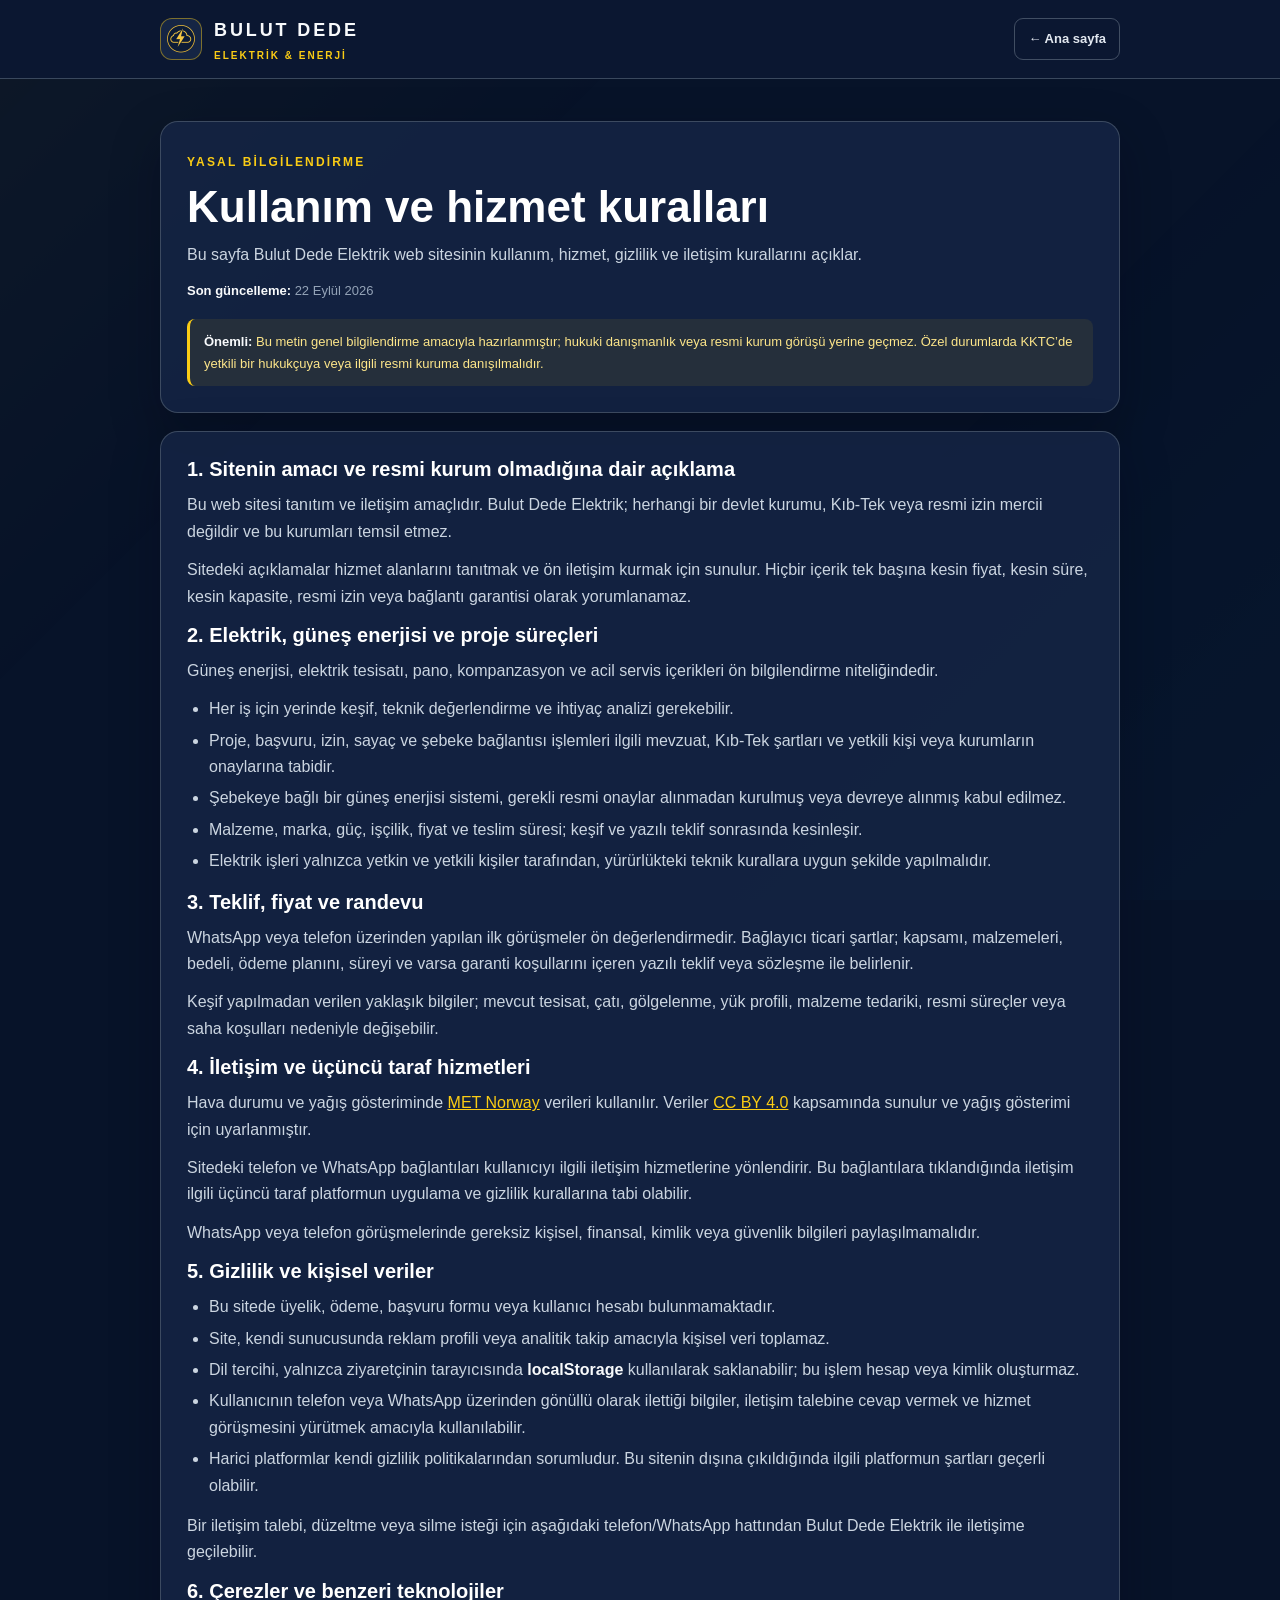
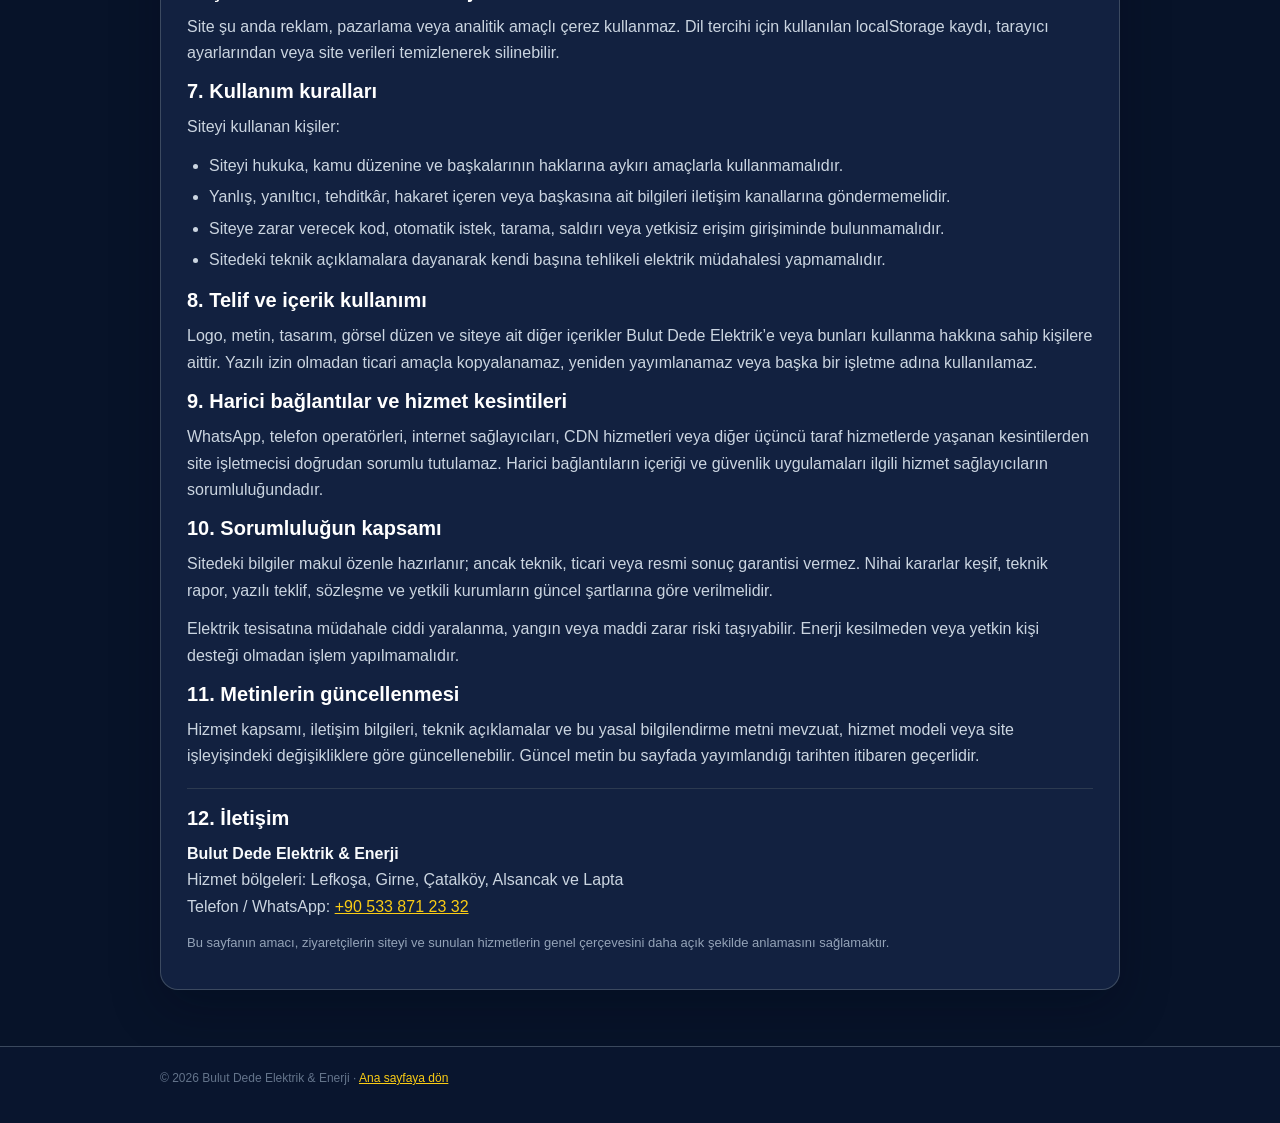
<file: yasal-bilgiler.html>
<!doctype html>
<html lang="tr">
<head>
  <meta charset="UTF-8">
  <meta name="viewport" content="width=device-width, initial-scale=1.0">
  <meta name="description" content="Bulut Dede Elektrik web sitesi kullanım, hizmet, gizlilik ve yasal bilgilendirme metni.">
  <meta name="theme-color" content="#020617">
  <meta name="referrer" content="strict-origin-when-cross-origin">
  <meta http-equiv="Permissions-Policy" content="camera=(), microphone=(), geolocation=(), payment=(), usb=()">
  <meta http-equiv="Content-Security-Policy" content="default-src 'self'; base-uri 'self'; object-src 'none'; frame-src 'none'; frame-ancestors 'none'; form-action 'self'; img-src 'self' data:; connect-src 'self'; style-src 'self' 'unsafe-inline'; script-src 'self' 'unsafe-inline'; upgrade-insecure-requests">
  <link rel="icon" type="image/png" href="bulut-dede-logo.png">
  <title>Yasal Bilgiler | Bulut Dede Elektrik</title>
  <style>
    :root { color-scheme: dark; }
    * { box-sizing: border-box; }
    html { scroll-behavior: smooth; }
    body { margin: 0; min-height: 100vh; background: #071329; color: #e2e8f0; font-family: Arial, Helvetica, sans-serif; line-height: 1.65; }
    body::before { content: ""; position: fixed; inset: 0; z-index: -1; pointer-events: none; opacity: .2; background: linear-gradient(135deg, rgba(250,204,21,.16), transparent 35%), linear-gradient(315deg, rgba(56,189,248,.12), transparent 42%); }
    a { color: #facc15; }
    .site-header { position: sticky; top: 0; z-index: 10; border-bottom: 1px solid rgba(71,85,105,.8); background: rgba(12,24,50,.94); backdrop-filter: blur(16px); }
    .header-inner, .page-wrap { width: min(100% - 32px, 960px); margin: 0 auto; }
    .header-inner { display: flex; align-items: center; justify-content: space-between; gap: 16px; min-height: 78px; }
    .brand { display: inline-flex; align-items: center; gap: 12px; color: #fff; text-decoration: none; }
    .brand img { width: 42px; height: 42px; object-fit: contain; border: 1px solid rgba(250,204,21,.45); border-radius: 12px; padding: 4px; background: #152544; }
    .brand strong { display: block; font-size: 18px; letter-spacing: .16em; }
    .brand span { display: block; margin-top: 2px; color: #facc15; font-size: 10px; font-weight: 700; letter-spacing: .2em; text-transform: uppercase; }
    .back-link { border: 1px solid rgba(71,85,105,.9); border-radius: 9px; padding: 9px 13px; color: #e2e8f0; font-size: 13px; font-weight: 700; text-decoration: none; }
    .back-link:hover { border-color: #facc15; color: #facc15; }
    main { padding: 42px 0 56px; }
    .intro, .legal-card { border: 1px solid rgba(71,85,105,.8); border-radius: 18px; background: rgba(20,36,67,.9); box-shadow: 0 18px 50px rgba(2,6,23,.28); }
    .intro { margin-bottom: 18px; padding: 26px; }
    .eyebrow { color: #facc15; font-size: 12px; font-weight: 800; letter-spacing: .18em; text-transform: uppercase; }
    h1 { margin: 8px 0 10px; color: #fff; font-size: clamp(28px, 5vw, 44px); line-height: 1.12; }
    h2 { margin: 0 0 10px; color: #fff; font-size: 20px; line-height: 1.3; }
    h3 { margin: 22px 0 7px; color: #facc15; font-size: 15px; }
    p { margin: 0 0 12px; color: #cbd5e1; }
    .muted { color: #94a3b8; font-size: 13px; }
    .notice { margin-top: 18px; border-left: 3px solid #facc15; border-radius: 8px; background: rgba(250,204,21,.08); padding: 12px 14px; color: #fde68a; font-size: 13px; }
    .legal-card { margin-top: 14px; padding: 24px 26px; }
    ol, ul { margin: 8px 0 14px; padding-left: 22px; color: #cbd5e1; }
    li { margin: 5px 0; }
    strong { color: #f8fafc; }
    .contact-box { margin-top: 18px; border-top: 1px solid rgba(51,65,85,.8); padding-top: 16px; }
    footer { border-top: 1px solid rgba(71,85,105,.8); background: rgba(10,23,48,.82); padding: 22px 0; color: #64748b; font-size: 12px; }
    footer p { color: #64748b; font-size: 12px; }
    @media (max-width: 640px) {
      .header-inner, .page-wrap { width: min(100% - 24px, 960px); }
      .header-inner { min-height: 70px; }
      .brand strong { font-size: 14px; }
      .brand span { font-size: 8px; }
      .brand img { width: 38px; height: 38px; }
      .back-link { padding: 8px 10px; font-size: 12px; }
      main { padding: 24px 0 38px; }
      .intro, .legal-card { padding: 19px; border-radius: 15px; }
      h2 { font-size: 18px; }
    }
  </style>
</head>
<body>
  <header class="site-header">
    <div class="header-inner">
      <a class="brand" href="./" aria-label="Bulut Dede Elektrik ana sayfa">
        <img src="bulut-dede-logo.png" alt="Bulut Dede Elektrik logosu">
        <span><strong>BULUT DEDE</strong><span>Elektrik &amp; Enerji</span></span>
      </a>
      <a class="back-link" href="./">← Ana sayfa</a>
    </div>
  </header>

  <main class="page-wrap">
    <section class="intro" aria-labelledby="legal-title">
      <span class="eyebrow">Yasal bilgilendirme</span>
      <h1 id="legal-title">Kullanım ve hizmet kuralları</h1>
      <p>Bu sayfa Bulut Dede Elektrik web sitesinin kullanım, hizmet, gizlilik ve iletişim kurallarını açıklar.</p>
      <p class="muted"><strong>Son güncelleme:</strong> 22 Eylül 2026</p>
      <div class="notice"><strong>Önemli:</strong> Bu metin genel bilgilendirme amacıyla hazırlanmıştır; hukuki danışmanlık veya resmi kurum görüşü yerine geçmez. Özel durumlarda KKTC’de yetkili bir hukukçuya veya ilgili resmi kuruma danışılmalıdır.</div>
    </section>

    <article class="legal-card">
      <h2>1. Sitenin amacı ve resmi kurum olmadığına dair açıklama</h2>
      <p>Bu web sitesi tanıtım ve iletişim amaçlıdır. Bulut Dede Elektrik; herhangi bir devlet kurumu, Kıb-Tek veya resmi izin mercii değildir ve bu kurumları temsil etmez.</p>
      <p>Sitedeki açıklamalar hizmet alanlarını tanıtmak ve ön iletişim kurmak için sunulur. Hiçbir içerik tek başına kesin fiyat, kesin süre, kesin kapasite, resmi izin veya bağlantı garantisi olarak yorumlanamaz.</p>

      <h2>2. Elektrik, güneş enerjisi ve proje süreçleri</h2>
      <p>Güneş enerjisi, elektrik tesisatı, pano, kompanzasyon ve acil servis içerikleri ön bilgilendirme niteliğindedir.</p>
      <ul>
        <li>Her iş için yerinde keşif, teknik değerlendirme ve ihtiyaç analizi gerekebilir.</li>
        <li>Proje, başvuru, izin, sayaç ve şebeke bağlantısı işlemleri ilgili mevzuat, Kıb-Tek şartları ve yetkili kişi veya kurumların onaylarına tabidir.</li>
        <li>Şebekeye bağlı bir güneş enerjisi sistemi, gerekli resmi onaylar alınmadan kurulmuş veya devreye alınmış kabul edilmez.</li>
        <li>Malzeme, marka, güç, işçilik, fiyat ve teslim süresi; keşif ve yazılı teklif sonrasında kesinleşir.</li>
        <li>Elektrik işleri yalnızca yetkin ve yetkili kişiler tarafından, yürürlükteki teknik kurallara uygun şekilde yapılmalıdır.</li>
      </ul>

      <h2>3. Teklif, fiyat ve randevu</h2>
      <p>WhatsApp veya telefon üzerinden yapılan ilk görüşmeler ön değerlendirmedir. Bağlayıcı ticari şartlar; kapsamı, malzemeleri, bedeli, ödeme planını, süreyi ve varsa garanti koşullarını içeren yazılı teklif veya sözleşme ile belirlenir.</p>
      <p>Keşif yapılmadan verilen yaklaşık bilgiler; mevcut tesisat, çatı, gölgelenme, yük profili, malzeme tedariki, resmi süreçler veya saha koşulları nedeniyle değişebilir.</p>

      <h2>4. İletişim ve üçüncü taraf hizmetleri</h2>
      <p>Hava durumu ve yağış gösteriminde <a href="https://api.met.no/" target="_blank" rel="noopener noreferrer">MET Norway</a> verileri kullanılır. Veriler <a href="https://creativecommons.org/licenses/by/4.0/" target="_blank" rel="noopener noreferrer">CC BY 4.0</a> kapsamında sunulur ve yağış gösterimi için uyarlanmıştır.</p>
      <p>Sitedeki telefon ve WhatsApp bağlantıları kullanıcıyı ilgili iletişim hizmetlerine yönlendirir. Bu bağlantılara tıklandığında iletişim ilgili üçüncü taraf platformun uygulama ve gizlilik kurallarına tabi olabilir.</p>
      <p>WhatsApp veya telefon görüşmelerinde gereksiz kişisel, finansal, kimlik veya güvenlik bilgileri paylaşılmamalıdır.</p>

      <h2>5. Gizlilik ve kişisel veriler</h2>
      <ul>
        <li>Bu sitede üyelik, ödeme, başvuru formu veya kullanıcı hesabı bulunmamaktadır.</li>
        <li>Site, kendi sunucusunda reklam profili veya analitik takip amacıyla kişisel veri toplamaz.</li>
        <li>Dil tercihi, yalnızca ziyaretçinin tarayıcısında <strong>localStorage</strong> kullanılarak saklanabilir; bu işlem hesap veya kimlik oluşturmaz.</li>
        <li>Kullanıcının telefon veya WhatsApp üzerinden gönüllü olarak ilettiği bilgiler, iletişim talebine cevap vermek ve hizmet görüşmesini yürütmek amacıyla kullanılabilir.</li>
        <li>Harici platformlar kendi gizlilik politikalarından sorumludur. Bu sitenin dışına çıkıldığında ilgili platformun şartları geçerli olabilir.</li>
      </ul>
      <p>Bir iletişim talebi, düzeltme veya silme isteği için aşağıdaki telefon/WhatsApp hattından Bulut Dede Elektrik ile iletişime geçilebilir.</p>

      <h2>6. Çerezler ve benzeri teknolojiler</h2>
      <p>Site şu anda reklam, pazarlama veya analitik amaçlı çerez kullanmaz. Dil tercihi için kullanılan localStorage kaydı, tarayıcı ayarlarından veya site verileri temizlenerek silinebilir.</p>

      <h2>7. Kullanım kuralları</h2>
      <p>Siteyi kullanan kişiler:</p>
      <ul>
        <li>Siteyi hukuka, kamu düzenine ve başkalarının haklarına aykırı amaçlarla kullanmamalıdır.</li>
        <li>Yanlış, yanıltıcı, tehditkâr, hakaret içeren veya başkasına ait bilgileri iletişim kanallarına göndermemelidir.</li>
        <li>Siteye zarar verecek kod, otomatik istek, tarama, saldırı veya yetkisiz erişim girişiminde bulunmamalıdır.</li>
        <li>Sitedeki teknik açıklamalara dayanarak kendi başına tehlikeli elektrik müdahalesi yapmamalıdır.</li>
      </ul>

      <h2>8. Telif ve içerik kullanımı</h2>
      <p>Logo, metin, tasarım, görsel düzen ve siteye ait diğer içerikler Bulut Dede Elektrik’e veya bunları kullanma hakkına sahip kişilere aittir. Yazılı izin olmadan ticari amaçla kopyalanamaz, yeniden yayımlanamaz veya başka bir işletme adına kullanılamaz.</p>

      <h2>9. Harici bağlantılar ve hizmet kesintileri</h2>
      <p>WhatsApp, telefon operatörleri, internet sağlayıcıları, CDN hizmetleri veya diğer üçüncü taraf hizmetlerde yaşanan kesintilerden site işletmecisi doğrudan sorumlu tutulamaz. Harici bağlantıların içeriği ve güvenlik uygulamaları ilgili hizmet sağlayıcıların sorumluluğundadır.</p>

      <h2>10. Sorumluluğun kapsamı</h2>
      <p>Sitedeki bilgiler makul özenle hazırlanır; ancak teknik, ticari veya resmi sonuç garantisi vermez. Nihai kararlar keşif, teknik rapor, yazılı teklif, sözleşme ve yetkili kurumların güncel şartlarına göre verilmelidir.</p>
      <p>Elektrik tesisatına müdahale ciddi yaralanma, yangın veya maddi zarar riski taşıyabilir. Enerji kesilmeden veya yetkin kişi desteği olmadan işlem yapılmamalıdır.</p>

      <h2>11. Metinlerin güncellenmesi</h2>
      <p>Hizmet kapsamı, iletişim bilgileri, teknik açıklamalar ve bu yasal bilgilendirme metni mevzuat, hizmet modeli veya site işleyişindeki değişikliklere göre güncellenebilir. Güncel metin bu sayfada yayımlandığı tarihten itibaren geçerlidir.</p>

      <div class="contact-box">
        <h2>12. İletişim</h2>
        <p><strong>Bulut Dede Elektrik &amp; Enerji</strong><br>Hizmet bölgeleri: Lefkoşa, Girne, Çatalköy, Alsancak ve Lapta<br>Telefon / WhatsApp: <a href="tel:+905338712332">+90 533 871 23 32</a></p>
        <p class="muted">Bu sayfanın amacı, ziyaretçilerin siteyi ve sunulan hizmetlerin genel çerçevesini daha açık şekilde anlamasını sağlamaktır.</p>
      </div>
    </article>
  </main>

  <footer>
    <div class="page-wrap">
      <p>© 2026 Bulut Dede Elektrik &amp; Enerji · <a href="./">Ana sayfaya dön</a></p>
    </div>
  </footer>
</body>
</html>
</file>
